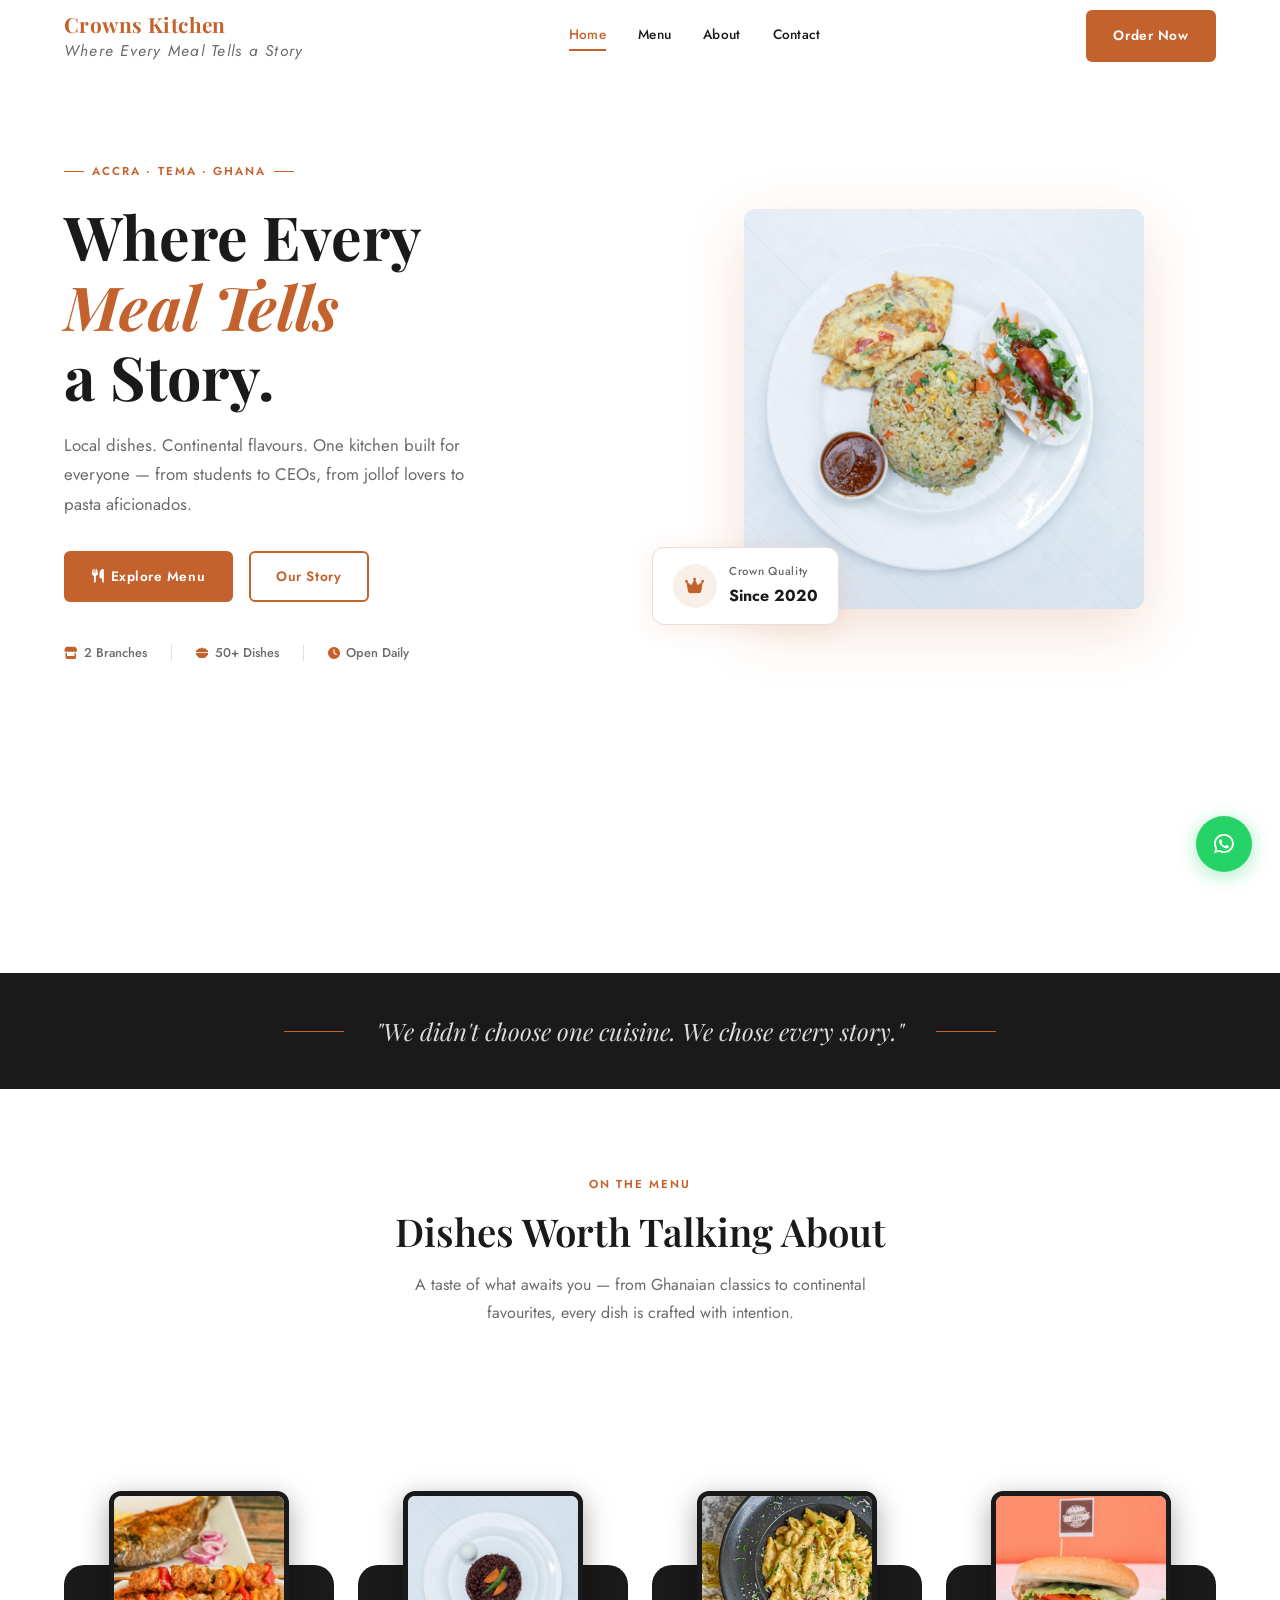
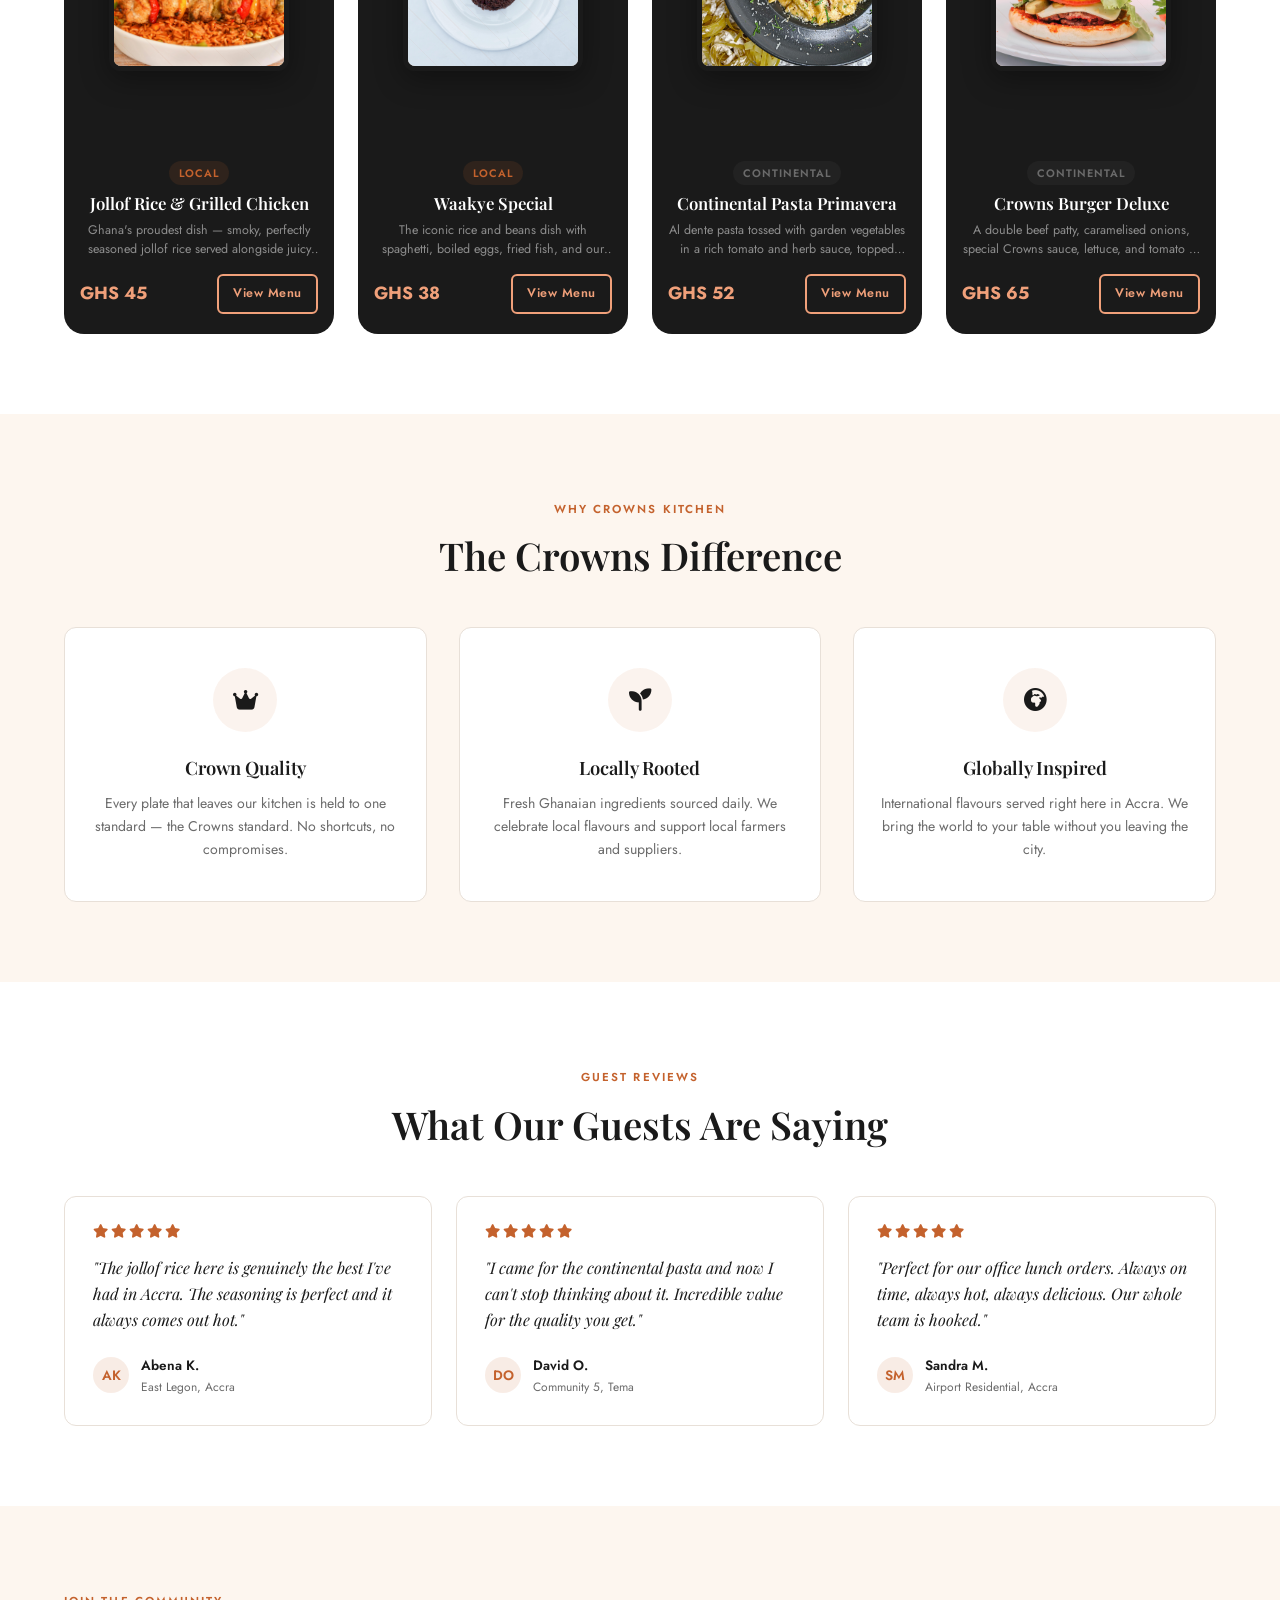
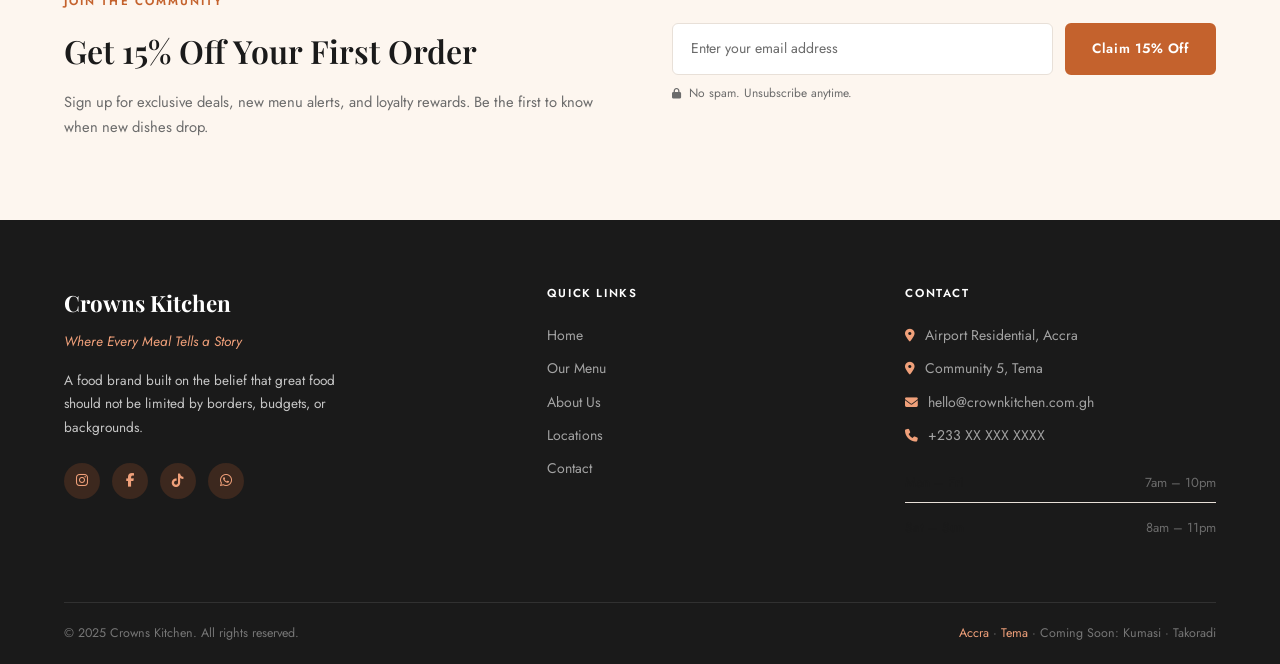
<file: index.html>
<!doctype html>
<html lang="en">
  <head>
    <meta charset="UTF-8" />
    <meta name="viewport" content="width=device-width, initial-scale=1.0" />
    <title>Crowns Kitchen — Where Every Meal Tells a Story</title>
    <meta
      name="description"
      content="Crowns Kitchen serves authentic Ghanaian local dishes and continental cuisine in Accra and Tema. Quality food, every meal, every story."
    />
    <link rel="stylesheet" href="css/style.css" />
    <link
      rel="stylesheet"
      href="https://cdnjs.cloudflare.com/ajax/libs/font-awesome/6.5.0/css/all.min.css"
    />
  </head>
  <body>
    <!-- NAVBAR -->
    <header>
      <nav class="navbar">
        <div class="container">
          <div class="navbar-inner">
            <a href="index.html" class="navbar-brand">
              Crowns Kitchen
              <span>Where Every Meal Tells a Story</span>
            </a>
            <div class="navbar-links">
              <a href="index.html">Home</a>
              <a href="menu.html">Menu</a>
              <a href="about.html">About</a>
              <a href="contact.html">Contact</a>
            </div>
            <div class="navbar-right">
              <a href="order-status.html" class="btn btn-primary">Order Now</a>
              <button class="hamburger" aria-label="Toggle menu">
                <span></span><span></span><span></span>
              </button>
            </div>
          </div>
        </div>
        <div class="mobile-nav">
          <a href="index.html">Home</a>
          <a href="menu.html">Menu</a>
          <a href="about.html">About</a>
          <a href="contact.html">Contact</a>
          <a href="menu.html" class="btn btn-primary">Order Now</a>
        </div>
      </nav>
    </header>

    <main>
      <!-- HERO -->
      <section class="hero">
        <div class="container">
          <div class="hero-text">
            <div class="hero-eyebrow">Accra &middot; Tema &middot; Ghana</div>
            <h1>Where Every<br /><em>Meal Tells</em><br />a Story.</h1>
            <p class="hero-sub">
              Local dishes. Continental flavours. One kitchen built for everyone
              — from students to CEOs, from jollof lovers to pasta aficionados.
            </p>

            <div class="hero-btns">
              <a href="menu.html" class="btn btn-primary">
                <i class="fas fa-utensils"></i> Explore Menu
              </a>
              <a href="about.html" class="btn btn-outline">Our Story</a>
            </div>

            <div class="hero-trust">
              <div class="trust-item">
                <i class="fas fa-store"></i> 2 Branches
              </div>
              <div class="trust-divider"></div>
              <div class="trust-item">
                <i class="fas fa-bowl-food"></i> 50+ Dishes
              </div>
              <div class="trust-divider"></div>
              <div class="trust-item">
                <i class="fas fa-clock"></i> Open Daily
              </div>
            </div>
          </div>

          <div class="hero-image">
            <div class="hero-image-frame img-placeholder">
              <img src="africafoodonwhitebg1.jpg" alt="African food dish" />
            </div>

            <div class="hero-badge">
              <div class="hero-badge-icon"><i class="fas fa-crown"></i></div>
              <div class="hero-badge-text">
                <p>Crown Quality</p>
                <p>Since 2020</p>
              </div>
            </div>
          </div>
        </div>
      </section>

      <!-- QUOTE STRIP -->
      <div class="quote-strip">
        <div class="container">
          <div class="quote-strip-inner">
            <div class="quote-strip-line"></div>
            <p>"We didn't choose one cuisine. We chose every story."</p>
            <div class="quote-strip-line"></div>
          </div>
        </div>
      </div>

      <!-- FEATURED DISHES -->
      <section class="featured-dishes section-pad">
        <div class="container">
          <div class="section-header">
            <span class="eyebrow">On the Menu</span>
            <h2 class="section-heading">Dishes Worth Talking About</h2>
            <p class="section-sub" style="margin: 0 auto">
              A taste of what awaits you — from Ghanaian classics to continental
              favourites, every dish is crafted with intention.
            </p>
          </div>
          <div class="dishes-grid">
            <!-- Card 1 -->
            <div class="dish-card">
              <div class="dish-card-img img-placeholder">
                <img src="jooloofcrown.jpg" alt="" />
                <!-- <span>[ Jollof Rice &<br />Grilled Chicken ]</span> -->
              </div>
              <div class="dish-card-body">
                <div class="dish-card-meta">
                  <span class="badge badge-primary">Local</span>
                </div>
                <p class="dish-card-name">Jollof Rice & Grilled Chicken</p>
                <p class="dish-card-desc">
                  Ghana's proudest dish — smoky, perfectly seasoned jollof rice
                  served alongside juicy marinated grilled chicken.
                </p>
                <div class="dish-card-footer">
                  <span class="dish-price">GHS 45</span>
                  <a href="menu.html" class="btn btn-outline">View Menu</a>
                </div>
              </div>
            </div>
            <!-- Card 2 -->
            <div class="dish-card">
              <div class="dish-card-img img-placeholder">
                <img src="waakyecrown.jpg" alt="" />
                <!-- <span>[ Waakye Special ]</span> -->
              </div>
              <div class="dish-card-body">
                <div class="dish-card-meta">
                  <span class="badge badge-primary">Local</span>
                </div>
                <p class="dish-card-name">Waakye Special</p>
                <p class="dish-card-desc">
                  The iconic rice and beans dish with spaghetti, boiled eggs,
                  fried fish, and our signature waakye stew.
                </p>
                <div class="dish-card-footer">
                  <span class="dish-price">GHS 38</span>
                  <a href="menu.html" class="btn btn-outline">View Menu</a>
                </div>
              </div>
            </div>
            <!-- Card 3 -->
            <div class="dish-card">
              <div class="dish-card-img img-placeholder">
                <img src="pastacrown.jpg" alt="" />
                <!-- <span>[ Continental Pasta<br />Primavera ]</span> -->
              </div>
              <div class="dish-card-body">
                <div class="dish-card-meta">
                  <span class="badge badge-grey">Continental</span>
                </div>
                <p class="dish-card-name">Continental Pasta Primavera</p>
                <p class="dish-card-desc">
                  Al dente pasta tossed with garden vegetables in a rich tomato
                  and herb sauce, topped with parmesan.
                </p>
                <div class="dish-card-footer">
                  <span class="dish-price">GHS 52</span>
                  <a href="menu.html" class="btn btn-outline">View Menu</a>
                </div>
              </div>
            </div>
            <!-- Card 4 -->
            <div class="dish-card">
              <div class="dish-card-img img-placeholder">
                <img src="burgercrown.jpg" alt="" />
                <!-- <span>[ Crowns Burger<br />Deluxe ]</span> -->
              </div>
              <div class="dish-card-body">
                <div class="dish-card-meta">
                  <span class="badge badge-grey">Continental</span>
                </div>
                <p class="dish-card-name">Crowns Burger Deluxe</p>
                <p class="dish-card-desc">
                  A double beef patty, caramelised onions, special Crowns sauce,
                  lettuce, and tomato in a toasted brioche bun.
                </p>
                <div class="dish-card-footer">
                  <span class="dish-price">GHS 65</span>
                  <a href="menu.html" class="btn btn-outline">View Menu</a>
                </div>
              </div>
            </div>
          </div>
        </div>
      </section>

      <!-- WHY US -->
      <section class="why-us section-pad">
        <div class="container">
          <div class="section-header">
            <span class="eyebrow">Why Crowns Kitchen</span>
            <h2 class="section-heading">The Crowns Difference</h2>
          </div>
          <div class="why-us-grid">
            <div class="why-card">
              <div class="why-icon"><i class="fas fa-crown"></i></div>
              <h3>Crown Quality</h3>
              <p>
                Every plate that leaves our kitchen is held to one standard —
                the Crowns standard. No shortcuts, no compromises.
              </p>
            </div>
            <div class="why-card">
              <div class="why-icon"><i class="fas fa-seedling"></i></div>
              <h3>Locally Rooted</h3>
              <p>
                Fresh Ghanaian ingredients sourced daily. We celebrate local
                flavours and support local farmers and suppliers.
              </p>
            </div>
            <div class="why-card">
              <div class="why-icon"><i class="fas fa-globe-africa"></i></div>
              <h3>Globally Inspired</h3>
              <p>
                International flavours served right here in Accra. We bring the
                world to your table without you leaving the city.
              </p>
            </div>
          </div>
        </div>
      </section>

      <!-- TESTIMONIALS -->
      <section class="testimonials section-pad">
        <div class="container">
          <div class="section-header">
            <span class="eyebrow">Guest Reviews</span>
            <h2 class="section-heading">What Our Guests Are Saying</h2>
          </div>
          <div class="testimonials-grid">
            <div class="testimonial-card">
              <div class="testimonial-stars">
                <i class="fas fa-star"></i><i class="fas fa-star"></i
                ><i class="fas fa-star"></i><i class="fas fa-star"></i
                ><i class="fas fa-star"></i>
              </div>
              <p class="testimonial-quote">
                "The jollof rice here is genuinely the best I've had in Accra.
                The seasoning is perfect and it always comes out hot."
              </p>
              <div class="testimonial-author">
                <div class="author-avatar">AK</div>
                <div class="author-info">
                  <p>Abena K.</p>
                  <p>East Legon, Accra</p>
                </div>
              </div>
            </div>
            <div class="testimonial-card">
              <div class="testimonial-stars">
                <i class="fas fa-star"></i><i class="fas fa-star"></i
                ><i class="fas fa-star"></i><i class="fas fa-star"></i
                ><i class="fas fa-star"></i>
              </div>
              <p class="testimonial-quote">
                "I came for the continental pasta and now I can't stop thinking
                about it. Incredible value for the quality you get."
              </p>
              <div class="testimonial-author">
                <div class="author-avatar">DO</div>
                <div class="author-info">
                  <p>David O.</p>
                  <p>Community 5, Tema</p>
                </div>
              </div>
            </div>
            <div class="testimonial-card">
              <div class="testimonial-stars">
                <i class="fas fa-star"></i><i class="fas fa-star"></i
                ><i class="fas fa-star"></i><i class="fas fa-star"></i
                ><i class="fas fa-star"></i>
              </div>
              <p class="testimonial-quote">
                "Perfect for our office lunch orders. Always on time, always
                hot, always delicious. Our whole team is hooked."
              </p>
              <div class="testimonial-author">
                <div class="author-avatar">SM</div>
                <div class="author-info">
                  <p>Sandra M.</p>
                  <p>Airport Residential, Accra</p>
                </div>
              </div>
            </div>
          </div>
        </div>
      </section>

      <!-- NEWSLETTER -->
      <section class="newsletter section-pad">
        <div class="container">
          <div class="newsletter-inner">
            <div class="newsletter-text">
              <span class="eyebrow">Join the Community</span>
              <h2>Get 15% Off Your First Order</h2>
              <p>
                Sign up for exclusive deals, new menu alerts, and loyalty
                rewards. Be the first to know when new dishes drop.
              </p>
            </div>
            <div>
              <form id="newsletter-form" class="newsletter-form">
                <input
                  type="email"
                  placeholder="Enter your email address"
                  required
                />
                <button type="submit" class="btn btn-primary">
                  Claim 15% Off
                </button>
              </form>
              <p class="newsletter-note">
                <i
                  class="fas fa-lock"
                  style="font-size: 0.65rem; margin-right: 4px"
                ></i>
                No spam. Unsubscribe anytime.
              </p>
            </div>
          </div>
        </div>
      </section>
    </main>

    <!-- FOOTER -->
    <footer>
      <div class="container">
        <div class="footer-grid">
          <div>
            <div class="footer-brand-name">Crowns Kitchen</div>
            <div class="footer-tagline">Where Every Meal Tells a Story</div>
            <p class="footer-desc">
              A food brand built on the belief that great food should not be
              limited by borders, budgets, or backgrounds.
            </p>
            <div class="footer-socials">
              <a href="#" aria-label="Instagram"
                ><i class="fab fa-instagram"></i
              ></a>
              <a href="#" aria-label="Facebook"
                ><i class="fab fa-facebook-f"></i
              ></a>
              <a href="#" aria-label="TikTok"><i class="fab fa-tiktok"></i></a>
              <a href="https://wa.me/233XXXXXXXXX" aria-label="WhatsApp"
                ><i class="fab fa-whatsapp"></i
              ></a>
            </div>
          </div>
          <div class="footer-col">
            <h4>Quick Links</h4>
            <a href="index.html">Home</a>
            <a href="menu.html">Our Menu</a>
            <a href="about.html">About Us</a>
            <a href="about.html#locations">Locations</a>
            <a href="contact.html">Contact</a>
          </div>
          <div class="footer-col">
            <h4>Contact</h4>
            <p>
              <i
                class="fas fa-map-marker-alt"
                style="color: #f0a07a; margin-right: 6px; font-size: 0.8rem"
              ></i>
              Airport Residential, Accra
            </p>
            <p>
              <i
                class="fas fa-map-marker-alt"
                style="color: #f0a07a; margin-right: 6px; font-size: 0.8rem"
              ></i>
              Community 5, Tema
            </p>
            <a href="mailto:hello@crownkitchen.com.gh"
              ><i
                class="fas fa-envelope"
                style="color: #f0a07a; margin-right: 6px; font-size: 0.8rem"
              ></i>
              hello@crownkitchen.com.gh</a
            >
            <a href="tel:+233XXXXXXXXX"
              ><i
                class="fas fa-phone"
                style="color: #f0a07a; margin-right: 6px; font-size: 0.8rem"
              ></i>
              +233 XX XXX XXXX</a
            >
            <div style="margin-top: 1rem">
              <div class="hours-row">
                <span>Mon – Fri</span><span>7am – 10pm</span>
              </div>
              <div class="hours-row">
                <span>Sat – Sun</span><span>8am – 11pm</span>
              </div>
            </div>
          </div>
        </div>
        <div class="footer-bottom">
          <p>&copy; 2025 Crowns Kitchen. All rights reserved.</p>
          <p class="footer-locations">
            <span>Accra</span> &middot; <span>Tema</span> &middot; Coming Soon:
            Kumasi &middot; Takoradi
          </p>
        </div>
      </div>
    </footer>

    <!-- WHATSAPP FLOAT -->
    <a
      href="https://wa.me/233XXXXXXXXX"
      class="whatsapp-float"
      target="_blank"
      rel="noopener"
      aria-label="Chat on WhatsApp"
    >
      <i class="fab fa-whatsapp"></i>
    </a>

    <script src="js/main.js"></script>
  </body>
</html>
</file>
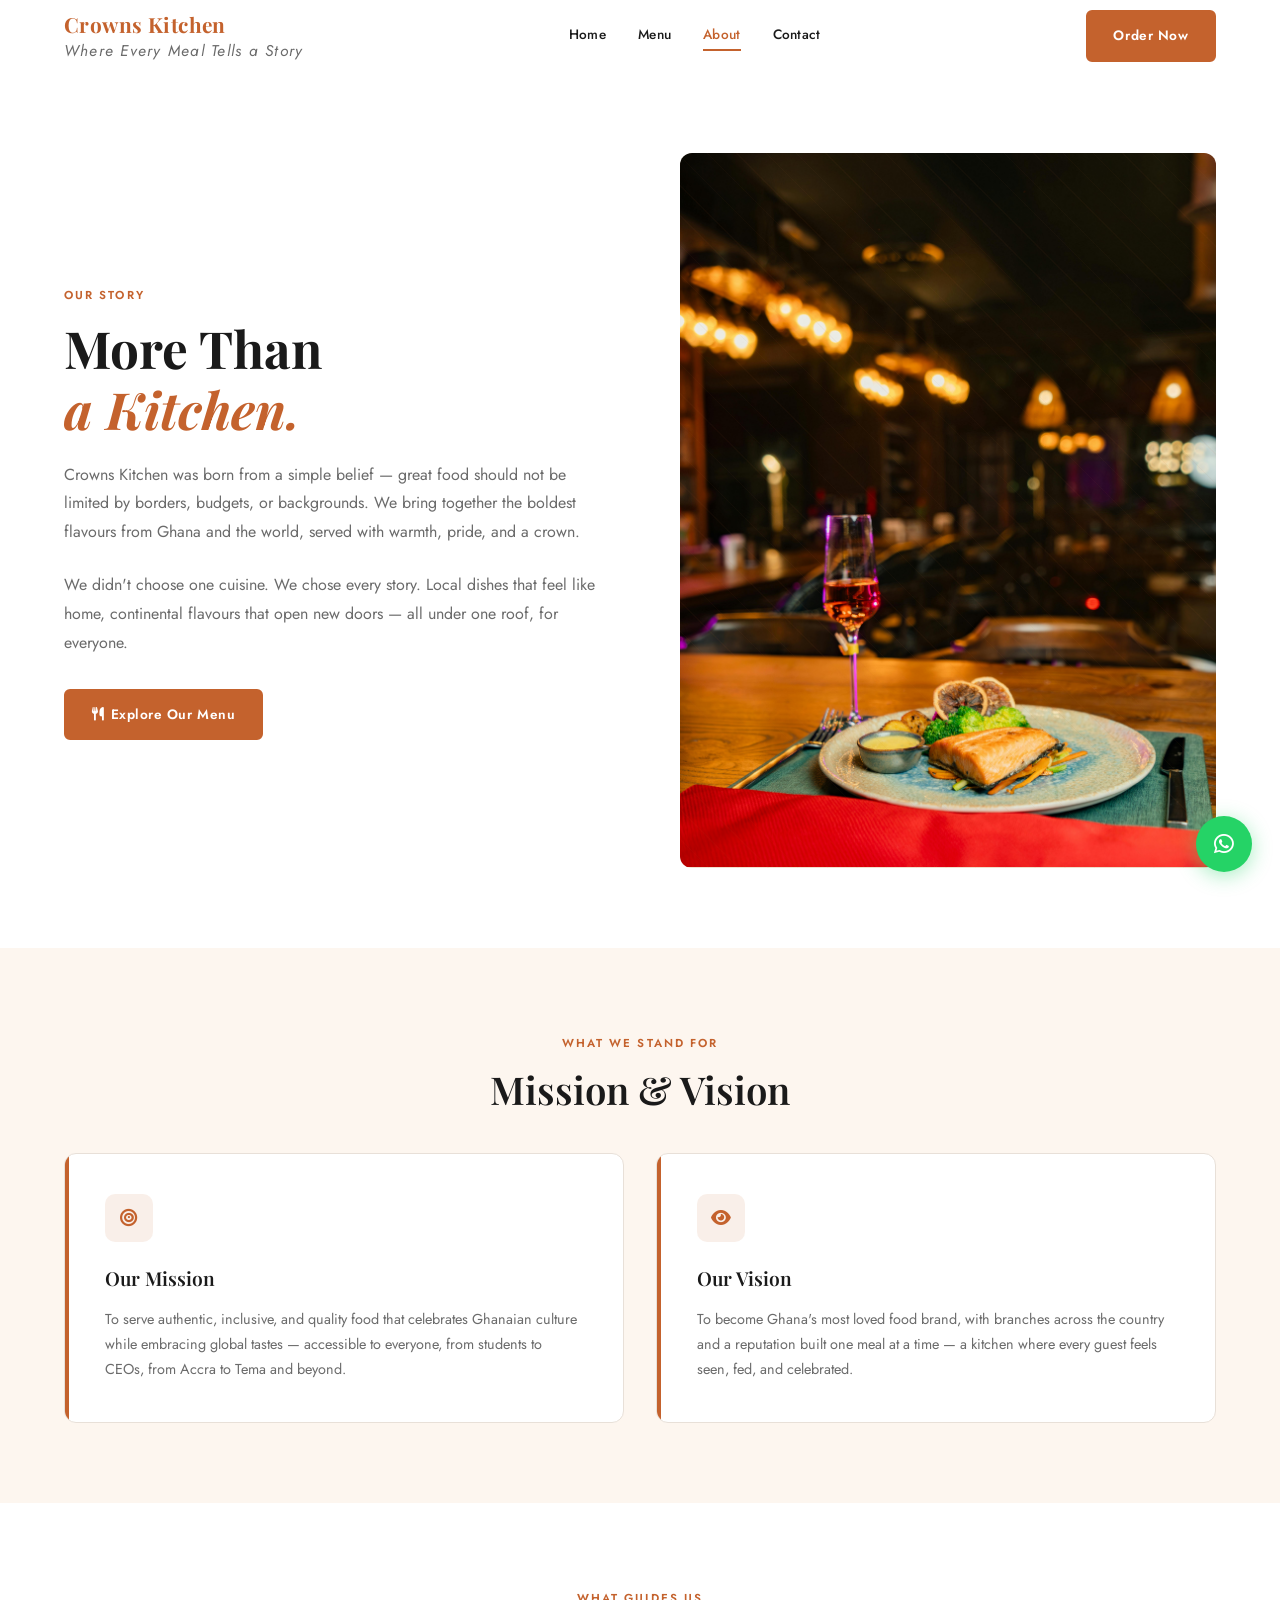
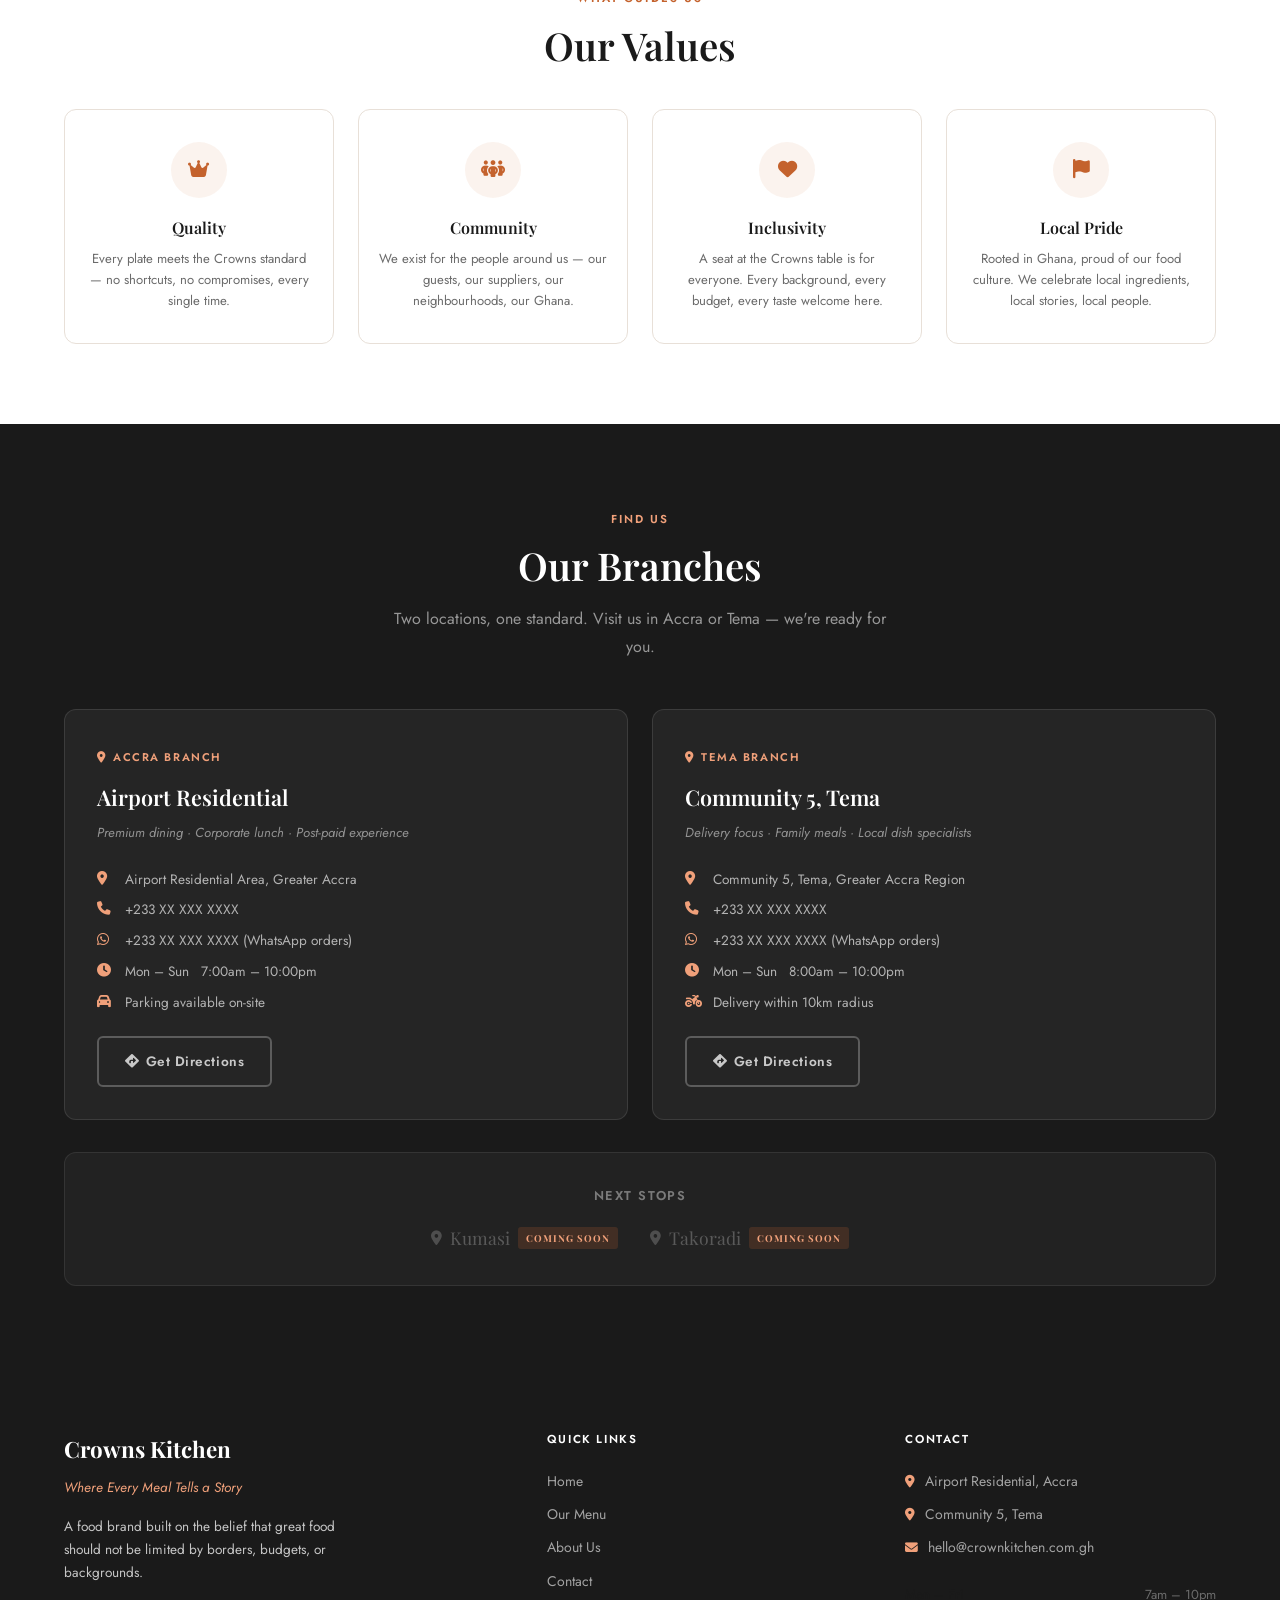
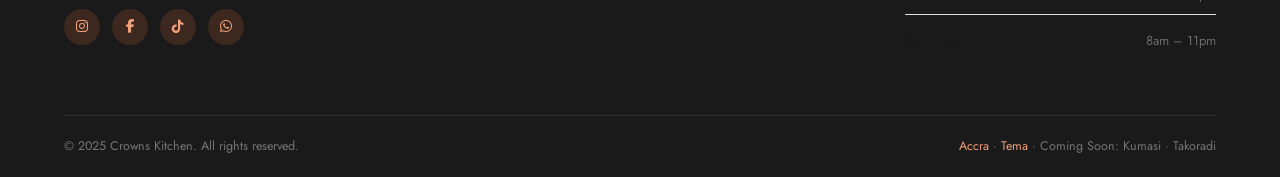
<file: about.html>
<!doctype html>
<html lang="en">
  <head>
    <meta charset="UTF-8" />
    <meta name="viewport" content="width=device-width, initial-scale=1.0" />
    <title>About Us — Crowns Kitchen</title>
    <meta
      name="description"
      content="Learn the story behind Crowns Kitchen — our mission, vision, values, and where to find us in Accra and Tema."
    />
    <link rel="stylesheet" href="css/style.css" />
    <link
      rel="stylesheet"
      href="https://cdnjs.cloudflare.com/ajax/libs/font-awesome/6.5.0/css/all.min.css"
    />
  </head>
  <body>
    <header>
      <nav class="navbar">
        <div class="container">
          <div class="navbar-inner">
            <a href="index.html" class="navbar-brand">
              Crowns Kitchen
              <span>Where Every Meal Tells a Story</span>
            </a>
            <div class="navbar-links">
              <a href="index.html">Home</a>
              <a href="menu.html">Menu</a>
              <a href="about.html">About</a>
              <a href="contact.html">Contact</a>
            </div>
            <div class="navbar-right">
              <a href="order-status.html" class="btn btn-primary">Order Now</a>
              <button class="hamburger" aria-label="Toggle menu">
                <span></span><span></span><span></span>
              </button>
            </div>
          </div>
        </div>
        <div class="mobile-nav">
          <a href="index.html">Home</a>
          <a href="menu.html">Menu</a>
          <a href="about.html">About</a>
          <a href="contact.html">Contact</a>
          <a href="menu.html" class="btn btn-primary">Order Now</a>
        </div>
      </nav>
    </header>

    <main>
      <!-- ABOUT HERO -->
      <section class="about-hero">
        <div class="container">
          <div class="about-hero-inner">
            <div class="about-hero-text">
              <span class="eyebrow">Our Story</span>
              <h1>More Than<br /><em>a Kitchen.</em></h1>
              <p>
                Crowns Kitchen was born from a simple belief — great food should
                not be limited by borders, budgets, or backgrounds. We bring
                together the boldest flavours from Ghana and the world, served
                with warmth, pride, and a crown.
              </p>
              <p>
                We didn't choose one cuisine. We chose every story. Local dishes
                that feel like home, continental flavours that open new doors —
                all under one roof, for everyone.
              </p>
              <a
                href="menu.html"
                class="btn btn-primary"
                style="margin-top: 0.5rem"
                ><i class="fas fa-utensils"></i> Explore Our Menu</a
              >
            </div>
            <div class="about-hero-img img-placeholder">
              <img src="first crownhero.jpg" alt="" />
              <!-- <span>[ Restaurant Interior<br />Photography ]</span> -->
            </div>
          </div>
        </div>
      </section>

      <!-- MISSION & VISION -->
      <section class="mission-vision">
        <div class="container">
          <div
            class="section-header"
            style="text-align: center; margin-bottom: 2.5rem"
          >
            <span class="eyebrow">What We Stand For</span>
            <h2 class="section-heading">Mission & Vision</h2>
          </div>
          <div class="mv-grid">
            <div class="mv-card">
              <div class="mv-card-icon"><i class="fas fa-bullseye"></i></div>
              <h3>Our Mission</h3>
              <p>
                To serve authentic, inclusive, and quality food that celebrates
                Ghanaian culture while embracing global tastes — accessible to
                everyone, from students to CEOs, from Accra to Tema and beyond.
              </p>
            </div>
            <div class="mv-card">
              <div class="mv-card-icon"><i class="fas fa-eye"></i></div>
              <h3>Our Vision</h3>
              <p>
                To become Ghana's most loved food brand, with branches across
                the country and a reputation built one meal at a time — a
                kitchen where every guest feels seen, fed, and celebrated.
              </p>
            </div>
          </div>
        </div>
      </section>

      <!-- VALUES -->
      <section class="values section-pad">
        <div class="container">
          <div
            class="section-header"
            style="text-align: center; margin-bottom: 2.5rem"
          >
            <span class="eyebrow">What Guides Us</span>
            <h2 class="section-heading">Our Values</h2>
          </div>
          <div class="values-grid">
            <div class="value-card">
              <div class="value-icon"><i class="fas fa-crown"></i></div>
              <h3>Quality</h3>
              <p>
                Every plate meets the Crowns standard — no shortcuts, no
                compromises, every single time.
              </p>
            </div>
            <div class="value-card">
              <div class="value-icon"><i class="fas fa-people-group"></i></div>
              <h3>Community</h3>
              <p>
                We exist for the people around us — our guests, our suppliers,
                our neighbourhoods, our Ghana.
              </p>
            </div>
            <div class="value-card">
              <div class="value-icon"><i class="fas fa-heart"></i></div>
              <h3>Inclusivity</h3>
              <p>
                A seat at the Crowns table is for everyone. Every background,
                every budget, every taste welcome here.
              </p>
            </div>
            <div class="value-card">
              <div class="value-icon"><i class="fas fa-flag"></i></div>
              <h3>Local Pride</h3>
              <p>
                Rooted in Ghana, proud of our food culture. We celebrate local
                ingredients, local stories, local people.
              </p>
            </div>
          </div>
        </div>
      </section>

      <!-- LOCATIONS -->
      <section class="locations" id="locations">
        <div class="container">
          <div class="locations-heading">
            <span class="eyebrow">Find Us</span>
            <h2 class="section-heading">Our Branches</h2>
            <p class="section-sub">
              Two locations, one standard. Visit us in Accra or Tema — we're
              ready for you.
            </p>
          </div>
          <div class="branches-grid">
            <div class="branch-card">
              <div class="branch-label">
                <i class="fas fa-location-dot"></i> Accra Branch
              </div>
              <h3>Airport Residential</h3>
              <p class="branch-focus">
                Premium dining · Corporate lunch · Post-paid experience
              </p>
              <div class="branch-info">
                <div class="branch-info-row">
                  <i class="fas fa-map-marker-alt"></i>
                  <span>Airport Residential Area, Greater Accra</span>
                </div>
                <div class="branch-info-row">
                  <i class="fas fa-phone"></i>
                  <span>+233 XX XXX XXXX</span>
                </div>
                <div class="branch-info-row">
                  <i class="fab fa-whatsapp"></i>
                  <span>+233 XX XXX XXXX (WhatsApp orders)</span>
                </div>
                <div class="branch-info-row">
                  <i class="fas fa-clock"></i>
                  <span>Mon – Sun &nbsp; 7:00am – 10:00pm</span>
                </div>
                <div class="branch-info-row">
                  <i class="fas fa-car"></i>
                  <span>Parking available on-site</span>
                </div>
              </div>
              <a
                href="https://maps.google.com"
                target="_blank"
                rel="noopener"
                class="btn btn-outline"
                style="
                  border-color: rgba(255, 255, 255, 0.25);
                  color: rgba(255, 255, 255, 0.75);
                "
                ><i class="fas fa-diamond-turn-right"></i> Get Directions</a
              >
            </div>

            <div class="branch-card">
              <div class="branch-label">
                <i class="fas fa-location-dot"></i> Tema Branch
              </div>
              <h3>Community 5, Tema</h3>
              <p class="branch-focus">
                Delivery focus · Family meals · Local dish specialists
              </p>
              <div class="branch-info">
                <div class="branch-info-row">
                  <i class="fas fa-map-marker-alt"></i>
                  <span>Community 5, Tema, Greater Accra Region</span>
                </div>
                <div class="branch-info-row">
                  <i class="fas fa-phone"></i>
                  <span>+233 XX XXX XXXX</span>
                </div>
                <div class="branch-info-row">
                  <i class="fab fa-whatsapp"></i>
                  <span>+233 XX XXX XXXX (WhatsApp orders)</span>
                </div>
                <div class="branch-info-row">
                  <i class="fas fa-clock"></i>
                  <span>Mon – Sun &nbsp; 8:00am – 10:00pm</span>
                </div>
                <div class="branch-info-row">
                  <i class="fas fa-motorcycle"></i>
                  <span>Delivery within 10km radius</span>
                </div>
              </div>
              <a
                href="https://maps.google.com"
                target="_blank"
                rel="noopener"
                class="btn btn-outline"
                style="
                  border-color: rgba(255, 255, 255, 0.25);
                  color: rgba(255, 255, 255, 0.75);
                "
                ><i class="fas fa-diamond-turn-right"></i> Get Directions</a
              >
            </div>
          </div>

          <div class="coming-soon-strip">
            <p>Next Stops</p>
            <div class="coming-soon-cities">
              <div class="cs-city">
                <i
                  class="fas fa-location-dot"
                  style="font-size: 0.9rem; color: rgba(255, 255, 255, 0.2)"
                ></i>
                Kumasi <span class="cs-badge">Coming Soon</span>
              </div>
              <div class="cs-city">
                <i
                  class="fas fa-location-dot"
                  style="font-size: 0.9rem; color: rgba(255, 255, 255, 0.2)"
                ></i>
                Takoradi <span class="cs-badge">Coming Soon</span>
              </div>
            </div>
          </div>
        </div>
      </section>
    </main>

    <footer>
      <div class="container">
        <div class="footer-grid">
          <div>
            <div class="footer-brand-name">Crowns Kitchen</div>
            <div class="footer-tagline">Where Every Meal Tells a Story</div>
            <p class="footer-desc">
              A food brand built on the belief that great food should not be
              limited by borders, budgets, or backgrounds.
            </p>
            <div class="footer-socials">
              <a href="#" aria-label="Instagram"
                ><i class="fab fa-instagram"></i
              ></a>
              <a href="#" aria-label="Facebook"
                ><i class="fab fa-facebook-f"></i
              ></a>
              <a href="#" aria-label="TikTok"><i class="fab fa-tiktok"></i></a>
              <a href="https://wa.me/233XXXXXXXXX" aria-label="WhatsApp"
                ><i class="fab fa-whatsapp"></i
              ></a>
            </div>
          </div>
          <div class="footer-col">
            <h4>Quick Links</h4>
            <a href="index.html">Home</a>
            <a href="menu.html">Our Menu</a>
            <a href="about.html">About Us</a>
            <a href="contact.html">Contact</a>
          </div>
          <div class="footer-col">
            <h4>Contact</h4>
            <p>
              <i
                class="fas fa-map-marker-alt"
                style="color: #f0a07a; margin-right: 6px; font-size: 0.8rem"
              ></i>
              Airport Residential, Accra
            </p>
            <p>
              <i
                class="fas fa-map-marker-alt"
                style="color: #f0a07a; margin-right: 6px; font-size: 0.8rem"
              ></i>
              Community 5, Tema
            </p>
            <a href="mailto:hello@crownkitchen.com.gh"
              ><i
                class="fas fa-envelope"
                style="color: #f0a07a; margin-right: 6px; font-size: 0.8rem"
              ></i>
              hello@crownkitchen.com.gh</a
            >
            <div style="margin-top: 1rem">
              <div class="hours-row">
                <span>Mon – Fri</span><span>7am – 10pm</span>
              </div>
              <div class="hours-row">
                <span>Sat – Sun</span><span>8am – 11pm</span>
              </div>
            </div>
          </div>
        </div>
        <div class="footer-bottom">
          <p>&copy; 2025 Crowns Kitchen. All rights reserved.</p>
          <p class="footer-locations">
            <span>Accra</span> &middot; <span>Tema</span> &middot; Coming Soon:
            Kumasi &middot; Takoradi
          </p>
        </div>
      </div>
    </footer>

    <a
      href="https://wa.me/233XXXXXXXXX"
      class="whatsapp-float"
      target="_blank"
      rel="noopener"
      aria-label="Chat on WhatsApp"
    >
      <i class="fab fa-whatsapp"></i>
    </a>

    <script src="js/main.js"></script>
  </body>
</html>
</file>
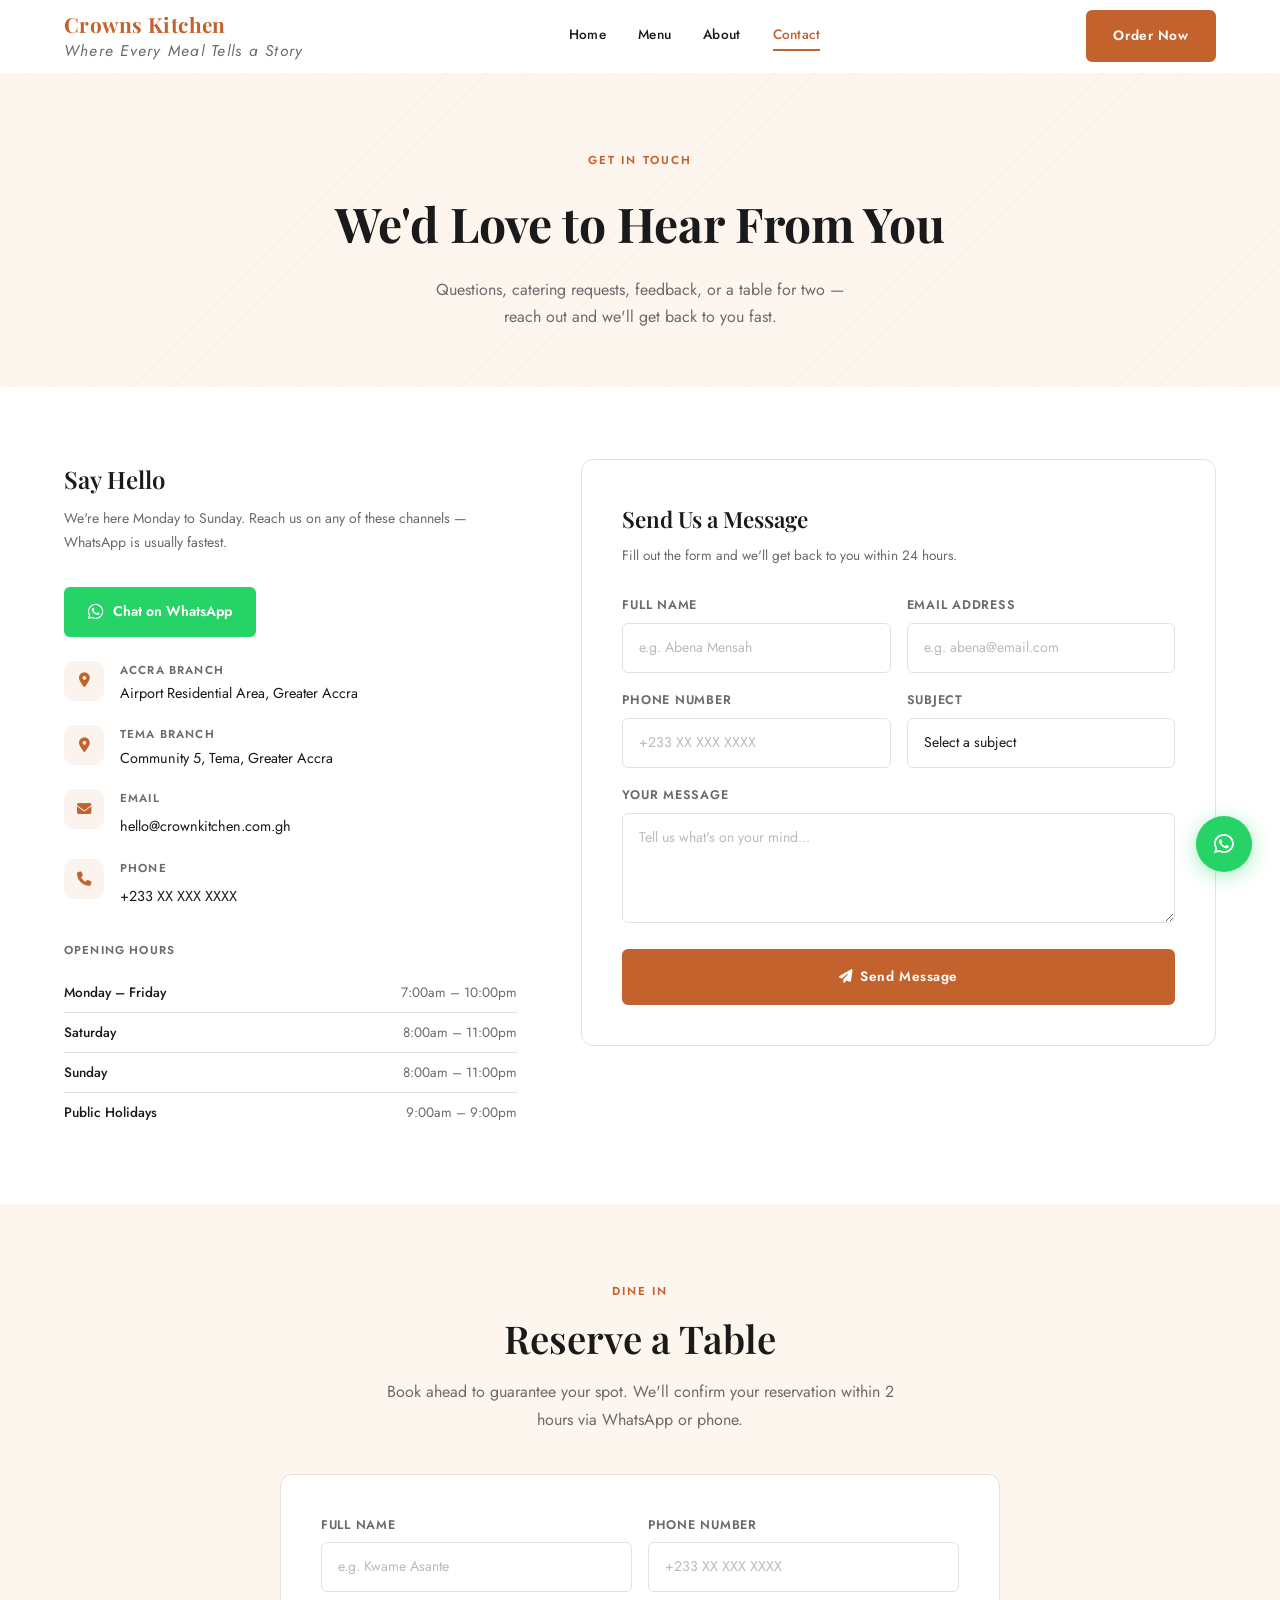
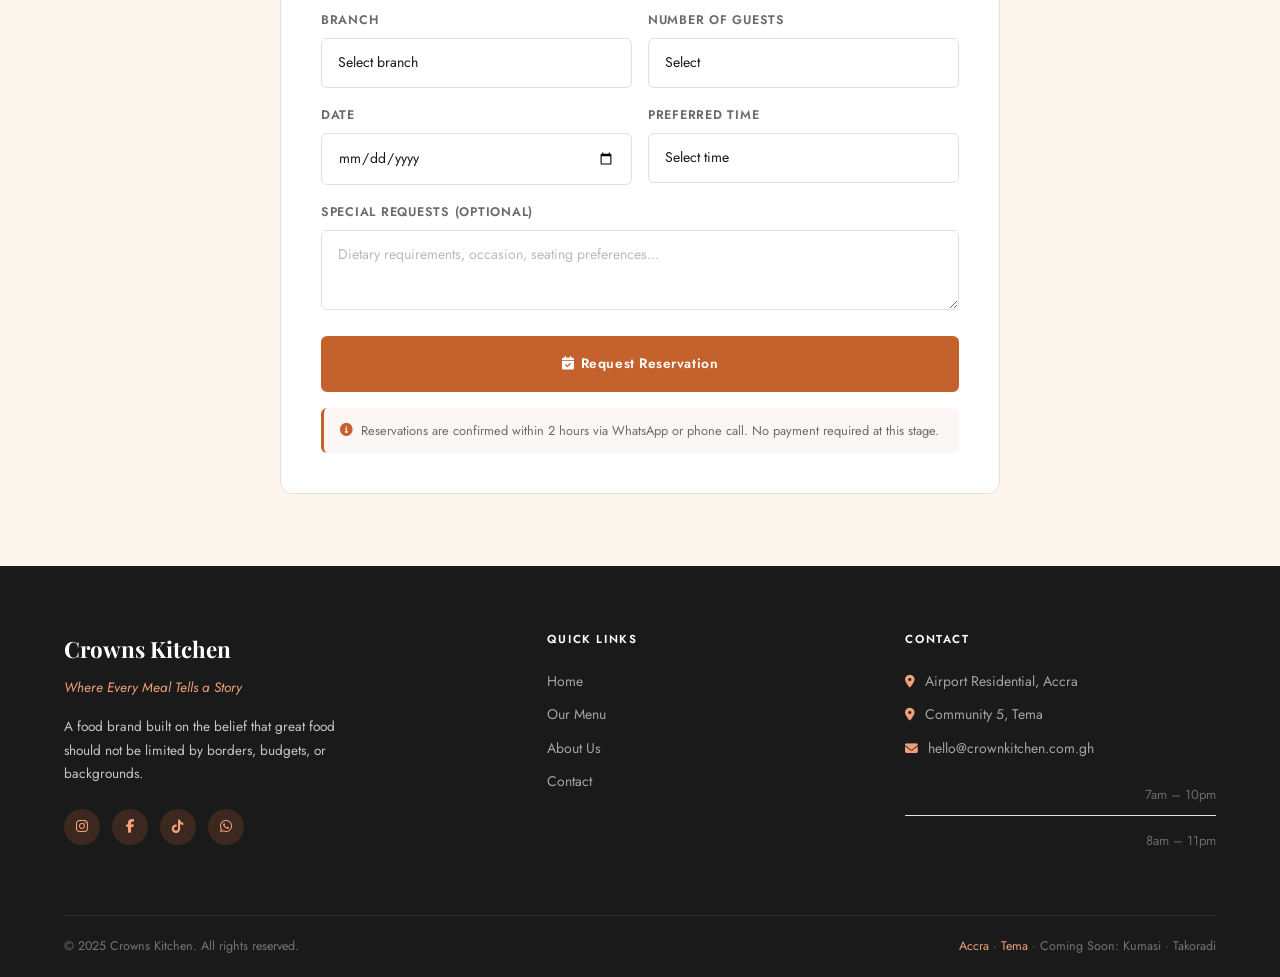
<file: contact.html>
<!DOCTYPE html>
<html lang="en">
<head>
  <meta charset="UTF-8" />
  <meta name="viewport" content="width=device-width, initial-scale=1.0" />
  <title>Contact & Reservations — Crowns Kitchen</title>
  <meta name="description" content="Get in touch with Crowns Kitchen. Reserve a table, ask about catering, or just say hello." />
  <link rel="stylesheet" href="css/style.css" />
  <link rel="stylesheet" href="https://cdnjs.cloudflare.com/ajax/libs/font-awesome/6.5.0/css/all.min.css" />
</head>
<body>

<header>
  <nav class="navbar">
    <div class="container">
      <div class="navbar-inner">
        <a href="index.html" class="navbar-brand">
          Crowns Kitchen
          <span>Where Every Meal Tells a Story</span>
        </a>
        <div class="navbar-links">
          <a href="index.html">Home</a>
          <a href="menu.html">Menu</a>
          <a href="about.html">About</a>
          <a href="contact.html">Contact</a>
        </div>
        <div class="navbar-right">
          <a href="order-status.html" class="btn btn-primary">Order Now</a>
          <button class="hamburger" aria-label="Toggle menu">
            <span></span><span></span><span></span>
          </button>
        </div>
      </div>
    </div>
    <div class="mobile-nav">
      <a href="index.html">Home</a>
      <a href="menu.html">Menu</a>
      <a href="about.html">About</a>
      <a href="contact.html">Contact</a>
      <a href="menu.html" class="btn btn-primary">Order Now</a>
    </div>
  </nav>
</header>

<main>

  <!-- CONTACT HERO -->
  <section class="contact-hero">
    <div class="container">
      <span class="eyebrow">Get in Touch</span>
      <h1>We'd Love to Hear From You</h1>
      <p>Questions, catering requests, feedback, or a table for two — reach out and we'll get back to you fast.</p>
    </div>
  </section>

  <!-- CONTACT MAIN -->
  <section class="contact-main">
    <div class="container">
      <div class="contact-grid">

        <!-- LEFT: CONTACT INFO -->
        <div class="contact-info">
          <h2>Say Hello</h2>
          <p>We're here Monday to Sunday. Reach us on any of these channels — WhatsApp is usually fastest.</p>

          <a href="https://wa.me/233XXXXXXXXX" class="whatsapp-btn" target="_blank" rel="noopener">
            <i class="fab fa-whatsapp" style="font-size:1.1rem;"></i> Chat on WhatsApp
          </a>

          <div class="contact-items">
            <div class="contact-item">
              <div class="contact-item-icon"><i class="fas fa-map-marker-alt"></i></div>
              <div class="contact-item-text">
                <p>Accra Branch</p>
                <p>Airport Residential Area, Greater Accra</p>
              </div>
            </div>
            <div class="contact-item">
              <div class="contact-item-icon"><i class="fas fa-map-marker-alt"></i></div>
              <div class="contact-item-text">
                <p>Tema Branch</p>
                <p>Community 5, Tema, Greater Accra</p>
              </div>
            </div>
            <div class="contact-item">
              <div class="contact-item-icon"><i class="fas fa-envelope"></i></div>
              <div class="contact-item-text">
                <p>Email</p>
                <a href="mailto:hello@crownkitchen.com.gh">hello@crownkitchen.com.gh</a>
              </div>
            </div>
            <div class="contact-item">
              <div class="contact-item-icon"><i class="fas fa-phone"></i></div>
              <div class="contact-item-text">
                <p>Phone</p>
                <a href="tel:+233XXXXXXXXX">+233 XX XXX XXXX</a>
              </div>
            </div>
          </div>

          <div class="hours-table">
            <h4>Opening Hours</h4>
            <div class="hours-row"><span>Monday – Friday</span><span>7:00am – 10:00pm</span></div>
            <div class="hours-row"><span>Saturday</span><span>8:00am – 11:00pm</span></div>
            <div class="hours-row"><span>Sunday</span><span>8:00am – 11:00pm</span></div>
            <div class="hours-row"><span>Public Holidays</span><span>9:00am – 9:00pm</span></div>
          </div>
        </div>

        <!-- RIGHT: CONTACT FORM -->
        <div class="contact-form-wrap">
          <h2>Send Us a Message</h2>
          <p>Fill out the form and we'll get back to you within 24 hours.</p>
          <form id="contact-form" novalidate>
            <div class="form-row">
              <div class="form-group">
                <label for="cf-name">Full Name</label>
                <input type="text" id="cf-name" name="name" placeholder="e.g. Abena Mensah" required />
              </div>
              <div class="form-group">
                <label for="cf-email">Email Address</label>
                <input type="email" id="cf-email" name="email" placeholder="e.g. abena@email.com" required />
              </div>
            </div>
            <div class="form-row">
              <div class="form-group">
                <label for="cf-phone">Phone Number</label>
                <input type="tel" id="cf-phone" name="phone" placeholder="+233 XX XXX XXXX" />
              </div>
              <div class="form-group">
                <label for="cf-subject">Subject</label>
                <select id="cf-subject" name="subject" required>
                  <option value="" disabled selected>Select a subject</option>
                  <option value="general">General Inquiry</option>
                  <option value="catering">Catering Request</option>
                  <option value="feedback">Feedback</option>
                  <option value="partnership">Partnership</option>
                  <option value="other">Other</option>
                </select>
              </div>
            </div>
            <div class="form-group">
              <label for="cf-message">Your Message</label>
              <textarea id="cf-message" name="message" placeholder="Tell us what's on your mind..." required></textarea>
            </div>
            <button type="submit" class="btn btn-primary" style="width:100%;justify-content:center;padding:0.9rem;">
              <i class="fas fa-paper-plane"></i> Send Message
            </button>
          </form>
        </div>

      </div>
    </div>
  </section>

  <!-- RESERVATION -->
  <section class="reservation" id="reservation">
    <div class="container">
      <div class="reservation-inner">
        <div class="section-header">
          <span class="eyebrow">Dine In</span>
          <h2 class="section-heading">Reserve a Table</h2>
          <p class="section-sub" style="margin:0 auto;">Book ahead to guarantee your spot. We'll confirm your reservation within 2 hours via WhatsApp or phone.</p>
        </div>
        <div class="reservation-form">
          <form id="reservation-form" novalidate>
            <div class="form-row">
              <div class="form-group">
                <label for="res-name">Full Name</label>
                <input type="text" id="res-name" name="name" placeholder="e.g. Kwame Asante" required />
              </div>
              <div class="form-group">
                <label for="res-phone">Phone Number</label>
                <input type="tel" id="res-phone" name="phone" placeholder="+233 XX XXX XXXX" required />
              </div>
            </div>
            <div class="form-row">
              <div class="form-group">
                <label for="res-branch">Branch</label>
                <select id="res-branch" name="branch" required>
                  <option value="" disabled selected>Select branch</option>
                  <option value="accra">Accra — Airport Residential</option>
                  <option value="tema">Tema — Community 5</option>
                </select>
              </div>
              <div class="form-group">
                <label for="res-guests">Number of Guests</label>
                <select id="res-guests" name="guests" required>
                  <option value="" disabled selected>Select</option>
                  <option value="1">1 person</option>
                  <option value="2">2 people</option>
                  <option value="3">3 people</option>
                  <option value="4">4 people</option>
                  <option value="5">5 people</option>
                  <option value="6">6 people</option>
                  <option value="7plus">7+ people</option>
                </select>
              </div>
            </div>
            <div class="form-row">
              <div class="form-group">
                <label for="res-date">Date</label>
                <input type="date" id="res-date" name="date" required />
              </div>
              <div class="form-group">
                <label for="res-time">Preferred Time</label>
                <select id="res-time" name="time" required>
                  <option value="" disabled selected>Select time</option>
                  <option>8:00 AM</option>
                  <option>9:00 AM</option>
                  <option>10:00 AM</option>
                  <option>11:00 AM</option>
                  <option>12:00 PM</option>
                  <option>1:00 PM</option>
                  <option>2:00 PM</option>
                  <option>3:00 PM</option>
                  <option>4:00 PM</option>
                  <option>5:00 PM</option>
                  <option>6:00 PM</option>
                  <option>7:00 PM</option>
                  <option>8:00 PM</option>
                  <option>9:00 PM</option>
                </select>
              </div>
            </div>
            <div class="form-group">
              <label for="res-requests">Special Requests (optional)</label>
              <textarea id="res-requests" name="requests" placeholder="Dietary requirements, occasion, seating preferences..." style="min-height:80px;"></textarea>
            </div>
            <button type="submit" class="btn btn-primary" style="width:100%;justify-content:center;padding:0.9rem;">
              <i class="fas fa-calendar-check"></i> Request Reservation
            </button>
            <div class="reservation-note">
              <i class="fas fa-circle-info"></i>
              Reservations are confirmed within 2 hours via WhatsApp or phone call. No payment required at this stage.
            </div>
          </form>
        </div>
      </div>
    </div>
  </section>

</main>

<footer>
  <div class="container">
    <div class="footer-grid">
      <div>
        <div class="footer-brand-name">Crowns Kitchen</div>
        <div class="footer-tagline">Where Every Meal Tells a Story</div>
        <p class="footer-desc">A food brand built on the belief that great food should not be limited by borders, budgets, or backgrounds.</p>
        <div class="footer-socials">
          <a href="#" aria-label="Instagram"><i class="fab fa-instagram"></i></a>
          <a href="#" aria-label="Facebook"><i class="fab fa-facebook-f"></i></a>
          <a href="#" aria-label="TikTok"><i class="fab fa-tiktok"></i></a>
          <a href="https://wa.me/233XXXXXXXXX" aria-label="WhatsApp"><i class="fab fa-whatsapp"></i></a>
        </div>
      </div>
      <div class="footer-col">
        <h4>Quick Links</h4>
        <a href="index.html">Home</a>
        <a href="menu.html">Our Menu</a>
        <a href="about.html">About Us</a>
        <a href="contact.html">Contact</a>
      </div>
      <div class="footer-col">
        <h4>Contact</h4>
        <p><i class="fas fa-map-marker-alt" style="color:#F0A07A;margin-right:6px;font-size:0.8rem;"></i> Airport Residential, Accra</p>
        <p><i class="fas fa-map-marker-alt" style="color:#F0A07A;margin-right:6px;font-size:0.8rem;"></i> Community 5, Tema</p>
        <a href="mailto:hello@crownkitchen.com.gh"><i class="fas fa-envelope" style="color:#F0A07A;margin-right:6px;font-size:0.8rem;"></i> hello@crownkitchen.com.gh</a>
        <div style="margin-top:1rem;">
          <div class="hours-row"><span>Mon – Fri</span><span>7am – 10pm</span></div>
          <div class="hours-row"><span>Sat – Sun</span><span>8am – 11pm</span></div>
        </div>
      </div>
    </div>
    <div class="footer-bottom">
      <p>&copy; 2025 Crowns Kitchen. All rights reserved.</p>
      <p class="footer-locations"><span>Accra</span> &middot; <span>Tema</span> &middot; Coming Soon: Kumasi &middot; Takoradi</p>
    </div>
  </div>
</footer>

<a href="https://wa.me/233XXXXXXXXX" class="whatsapp-float" target="_blank" rel="noopener" aria-label="Chat on WhatsApp">
  <i class="fab fa-whatsapp"></i>
</a>

<script src="js/main.js"></script>
</body>
</html>
</file>
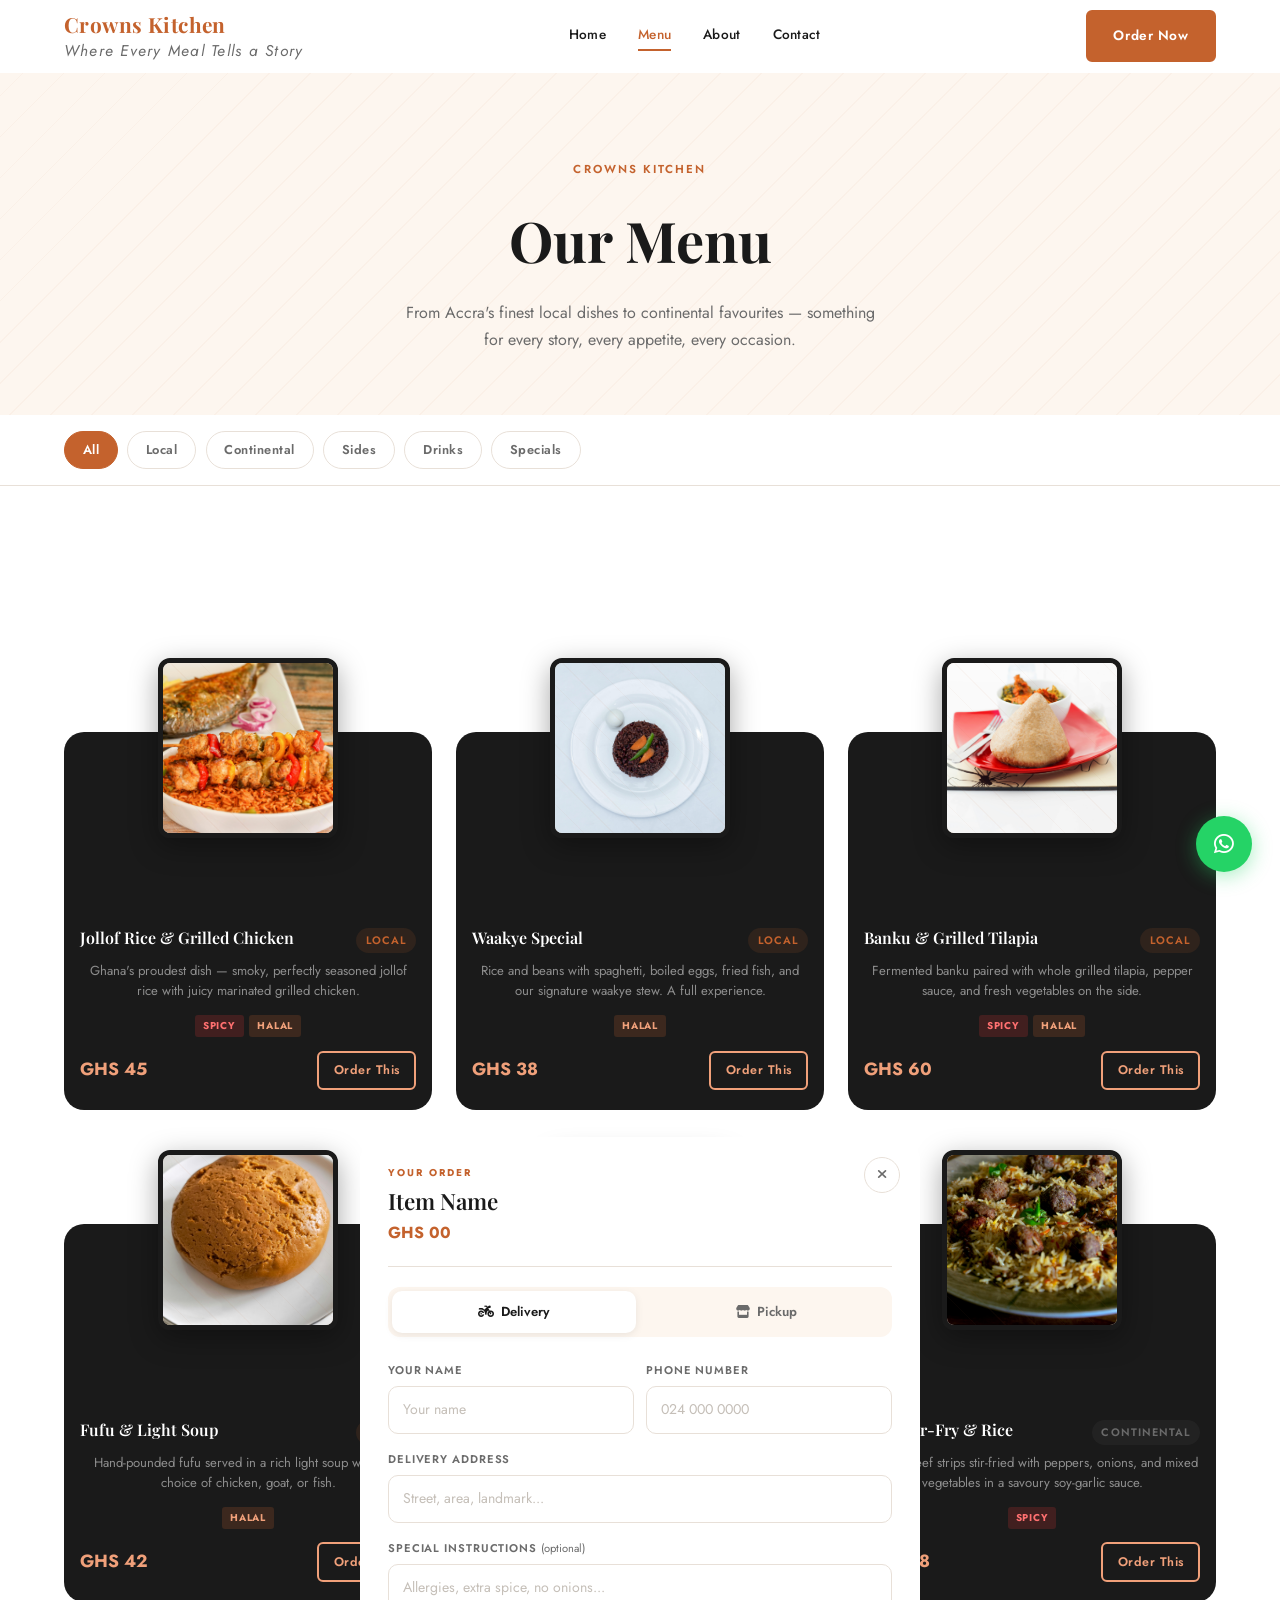
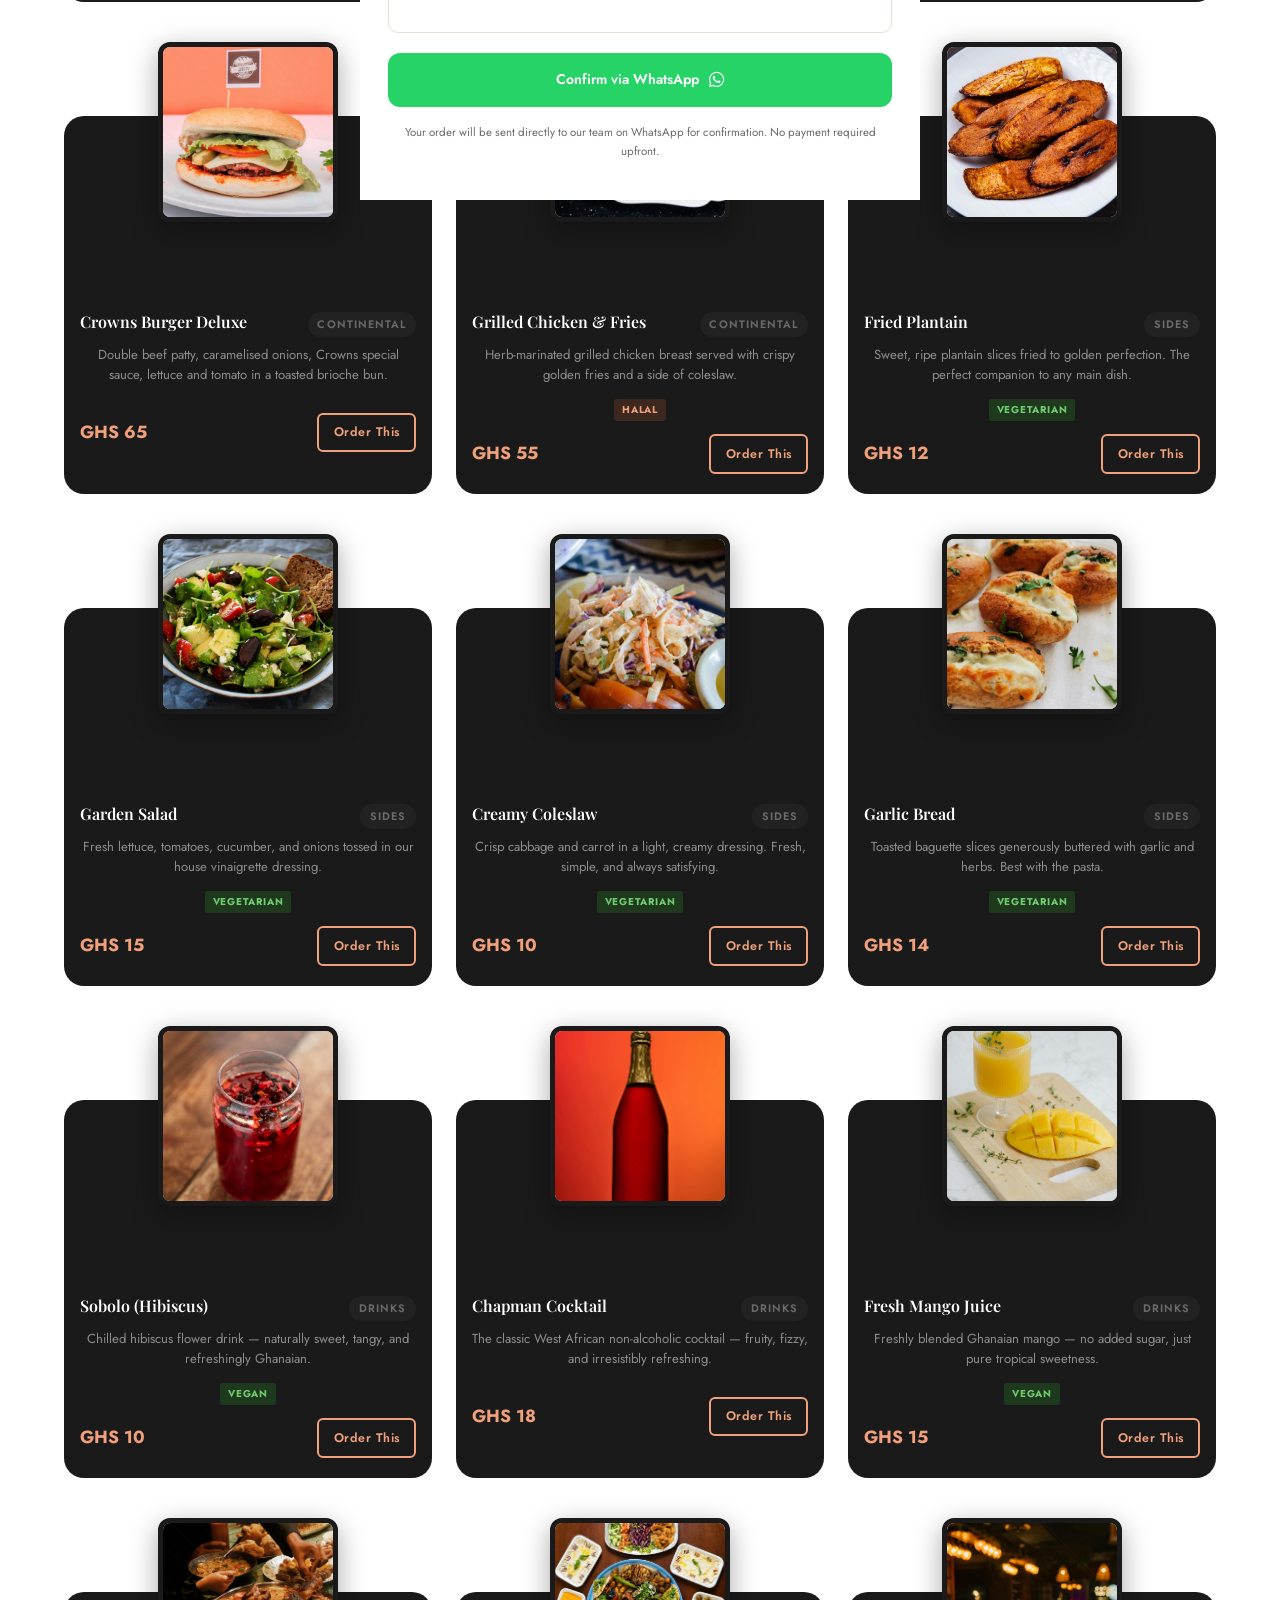
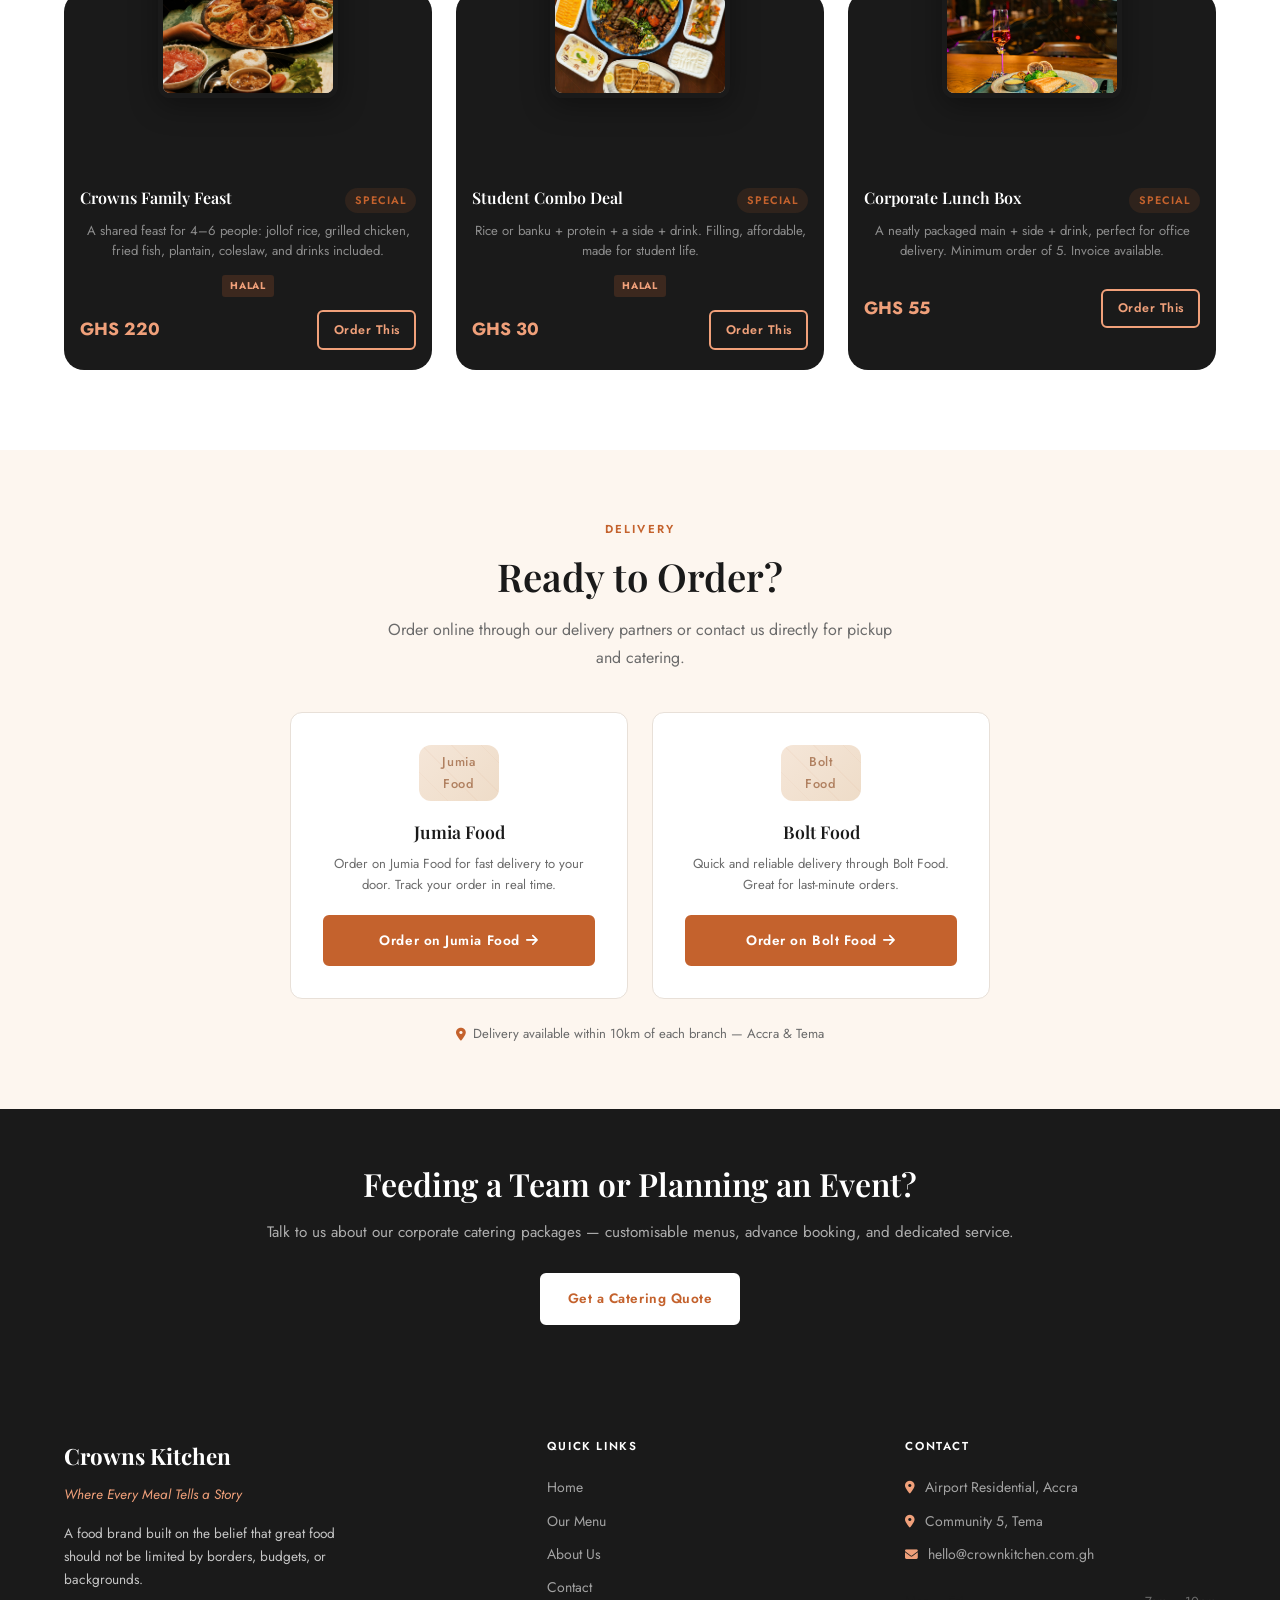
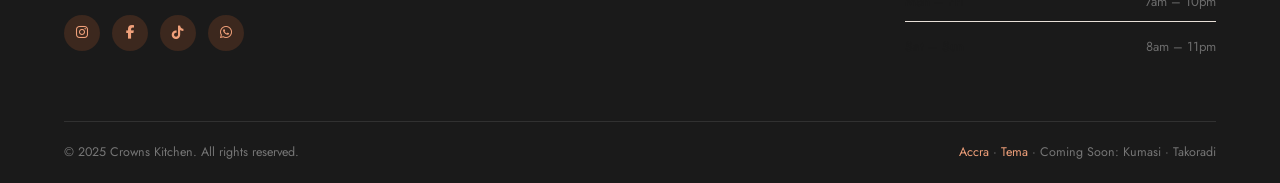
<file: menu.html>
<!doctype html>
<html lang="en">
  <head>
    <meta charset="UTF-8" />
    <meta name="viewport" content="width=device-width, initial-scale=1.0" />
    <title>Our Menu — Crowns Kitchen</title>
    <meta
      name="description"
      content="Browse Crowns Kitchen's full menu — Ghanaian local dishes, continental favourites, sides, drinks, and specials."
    />
    <link rel="stylesheet" href="css/style.css" />
    <link rel="stylesheet" href="css/order.css" />
    <link
      rel="stylesheet"
      href="https://cdnjs.cloudflare.com/ajax/libs/font-awesome/6.5.0/css/all.min.css"
    />
  </head>
  <body>
    <header>
      <nav class="navbar">
        <div class="container">
          <div class="navbar-inner">
            <a href="index.html" class="navbar-brand">
              Crowns Kitchen
              <span>Where Every Meal Tells a Story</span>
            </a>
            <div class="navbar-links">
              <a href="index.html">Home</a>
              <a href="menu.html">Menu</a>
              <a href="about.html">About</a>
              <a href="contact.html">Contact</a>
            </div>
            <div class="navbar-right">
              <a href="order-status.html" class="btn btn-primary">Order Now</a>
              <button class="hamburger" aria-label="Toggle menu">
                <span></span><span></span><span></span>
              </button>
            </div>
          </div>
        </div>
        <div class="mobile-nav">
          <a href="index.html">Home</a>
          <a href="menu.html">Menu</a>
          <a href="about.html">About</a>
          <a href="contact.html">Contact</a>
          <a href="contact.html" class="btn btn-primary">Order Now</a>
        </div>
      </nav>
    </header>

    <main>
      <!-- MENU HERO -->
      <section class="menu-hero">
        <div class="container">
          <span class="eyebrow">Crowns Kitchen</span>
          <h1>Our Menu</h1>
          <p>
            From Accra's finest local dishes to continental favourites —
            something for every story, every appetite, every occasion.
          </p>
        </div>
      </section>

      <!-- FILTER BAR -->
      <div class="filter-wrap">
        <div class="container">
          <div class="filter-pills">
            <button class="filter-pill active" data-filter="all">All</button>
            <button class="filter-pill" data-filter="local">Local</button>
            <button class="filter-pill" data-filter="continental">
              Continental
            </button>
            <button class="filter-pill" data-filter="sides">Sides</button>
            <button class="filter-pill" data-filter="drinks">Drinks</button>
            <button class="filter-pill" data-filter="specials">Specials</button>
          </div>
        </div>
      </div>

      <!-- MENU GRID -->
      <section class="menu-section">
        <div class="container">
          <div class="menu-grid">
            <!-- LOCAL -->
            <div class="menu-card" data-category="local">
              <div class="menu-card-img img-placeholder">
                <img src="jooloofcrown.jpg" alt="" />
                <!-- <span>[ Jollof Rice &<br />Grilled Chicken ]</span> -->
              </div>
              <div class="menu-card-body">
                <div class="menu-card-top">
                  <p class="menu-card-name">Jollof Rice & Grilled Chicken</p>
                  <span class="badge badge-primary">Local</span>
                </div>
                <p class="menu-card-desc">
                  Ghana's proudest dish — smoky, perfectly seasoned jollof rice
                  with juicy marinated grilled chicken.
                </p>
                <div class="menu-card-tags">
                  <span class="diet-tag spicy">Spicy</span>
                  <span class="diet-tag halal">Halal</span>
                </div>
                <div class="menu-card-footer">
                  <span class="menu-price">GHS 45</span>
                  <a href="#" class="btn btn-outline btn-order-this"
                    >Order This</a
                  >
                </div>
              </div>
            </div>

            <div class="menu-card" data-category="local">
              <div class="menu-card-img img-placeholder">
                <img src="waakyecrown.jpg" alt="" />
                <!--                 <span>[ Waakye Special ]</span>
 -->
              </div>
              <div class="menu-card-body">
                <div class="menu-card-top">
                  <p class="menu-card-name">Waakye Special</p>
                  <span class="badge badge-primary">Local</span>
                </div>
                <p class="menu-card-desc">
                  Rice and beans with spaghetti, boiled eggs, fried fish, and
                  our signature waakye stew. A full experience.
                </p>
                <div class="menu-card-tags">
                  <span class="diet-tag halal">Halal</span>
                </div>
                <div class="menu-card-footer">
                  <span class="menu-price">GHS 38</span>
                  <a href="#" class="btn btn-outline btn-order-this"
                    >Order This</a
                  >
                </div>
              </div>
            </div>

            <div class="menu-card" data-category="local">
              <div class="menu-card-img img-placeholder">
                <img src="bankucrown.jpg" alt="" />
                <!-- <span>[ Banku &<br />Tilapia ]</span> -->
              </div>
              <div class="menu-card-body">
                <div class="menu-card-top">
                  <p class="menu-card-name">Banku & Grilled Tilapia</p>
                  <span class="badge badge-primary">Local</span>
                </div>
                <p class="menu-card-desc">
                  Fermented banku paired with whole grilled tilapia, pepper
                  sauce, and fresh vegetables on the side.
                </p>
                <div class="menu-card-tags">
                  <span class="diet-tag spicy">Spicy</span>
                  <span class="diet-tag halal">Halal</span>
                </div>
                <div class="menu-card-footer">
                  <span class="menu-price">GHS 60</span>
                  <a href="#" class="btn btn-outline btn-order-this"
                    >Order This</a
                  >
                </div>
              </div>
            </div>

            <div class="menu-card" data-category="local">
              <div class="menu-card-img img-placeholder">
                <img src="fufucrown.jpg" alt="" />
                <!--                 <span>[ Fufu &<br />Light Soup ]</span>
 -->
              </div>
              <div class="menu-card-body">
                <div class="menu-card-top">
                  <p class="menu-card-name">Fufu & Light Soup</p>
                  <span class="badge badge-primary">Local</span>
                </div>
                <p class="menu-card-desc">
                  Hand-pounded fufu served in a rich light soup with your choice
                  of chicken, goat, or fish.
                </p>
                <div class="menu-card-tags">
                  <span class="diet-tag halal">Halal</span>
                </div>
                <div class="menu-card-footer">
                  <span class="menu-price">GHS 42</span>
                  <a href="#" class="btn btn-outline btn-order-this"
                    >Order This</a
                  >
                </div>
              </div>
            </div>

            <!-- CONTINENTAL -->
            <div class="menu-card" data-category="continental">
              <div class="menu-card-img img-placeholder">
                <img src="pastacrown.jpg" alt="" />
                <!--                 <span>[ Pasta Primavera ]</span>
 -->
              </div>
              <div class="menu-card-body">
                <div class="menu-card-top">
                  <p class="menu-card-name">Pasta Primavera</p>
                  <span class="badge badge-grey">Continental</span>
                </div>
                <p class="menu-card-desc">
                  Al dente pasta with garden vegetables in a rich tomato and
                  herb sauce, finished with parmesan.
                </p>
                <div class="menu-card-tags">
                  <span class="diet-tag veg">Vegetarian</span>
                </div>
                <div class="menu-card-footer">
                  <span class="menu-price">GHS 52</span>
                  <a href="#" class="btn btn-outline btn-order-this"
                    >Order This</a
                  >
                </div>
              </div>
            </div>

            <div class="menu-card" data-category="continental">
              <div class="menu-card-img img-placeholder">
                <img src="beefricecrown.jpg" alt="" />
                <!--                 <span>[ Beef Stir-Fry<br />& Rice ]</span>
 -->
              </div>
              <div class="menu-card-body">
                <div class="menu-card-top">
                  <p class="menu-card-name">Beef Stir-Fry & Rice</p>
                  <span class="badge badge-grey">Continental</span>
                </div>
                <p class="menu-card-desc">
                  Tender beef strips stir-fried with peppers, onions, and mixed
                  vegetables in a savoury soy-garlic sauce.
                </p>
                <div class="menu-card-tags">
                  <span class="diet-tag spicy">Spicy</span>
                </div>
                <div class="menu-card-footer">
                  <span class="menu-price">GHS 58</span>
                  <a href="#" class="btn btn-outline btn-order-this"
                    >Order This</a
                  >
                </div>
              </div>
            </div>

            <div class="menu-card" data-category="continental">
              <div class="menu-card-img img-placeholder">
                <img src="burgercrown.jpg" alt="" />
                <!--                 <span>[ Crowns Burger<br />Deluxe ]</span>
 -->
              </div>
              <div class="menu-card-body">
                <div class="menu-card-top">
                  <p class="menu-card-name">Crowns Burger Deluxe</p>
                  <span class="badge badge-grey">Continental</span>
                </div>
                <p class="menu-card-desc">
                  Double beef patty, caramelised onions, Crowns special sauce,
                  lettuce and tomato in a toasted brioche bun.
                </p>
                <div class="menu-card-tags"></div>
                <div class="menu-card-footer">
                  <span class="menu-price">GHS 65</span>
                  <a href="#" class="btn btn-outline btn-order-this"
                    >Order This</a
                  >
                </div>
              </div>
            </div>

            <div class="menu-card" data-category="continental">
              <div class="menu-card-img img-placeholder">
                <img src="chickenandfriedcrown.jpg" alt="" />
                <!--                 <span>[ Grilled Chicken<br />& Fries ]</span>
 -->
              </div>
              <div class="menu-card-body">
                <div class="menu-card-top">
                  <p class="menu-card-name">Grilled Chicken & Fries</p>
                  <span class="badge badge-grey">Continental</span>
                </div>
                <p class="menu-card-desc">
                  Herb-marinated grilled chicken breast served with crispy
                  golden fries and a side of coleslaw.
                </p>
                <div class="menu-card-tags">
                  <span class="diet-tag halal">Halal</span>
                </div>
                <div class="menu-card-footer">
                  <span class="menu-price">GHS 55</span>
                  <a href="#" class="btn btn-outline btn-order-this"
                    >Order This</a
                  >
                </div>
              </div>
            </div>

            <!-- SIDES -->
            <div class="menu-card" data-category="sides">
              <div class="menu-card-img img-placeholder">
                <img src="friedplaintaincrwon.jpg" alt="" />
                <!--                 <span>[ Fried Plantain ]</span>
 -->
              </div>
              <div class="menu-card-body">
                <div class="menu-card-top">
                  <p class="menu-card-name">Fried Plantain</p>
                  <span class="badge badge-grey">Sides</span>
                </div>
                <p class="menu-card-desc">
                  Sweet, ripe plantain slices fried to golden perfection. The
                  perfect companion to any main dish.
                </p>
                <div class="menu-card-tags">
                  <span class="diet-tag veg">Vegetarian</span>
                </div>
                <div class="menu-card-footer">
                  <span class="menu-price">GHS 12</span>
                  <a href="#" class="btn btn-outline btn-order-this"
                    >Order This</a
                  >
                </div>
              </div>
            </div>

            <div class="menu-card" data-category="sides">
              <div class="menu-card-img img-placeholder">
                <img src="saladcrown.jpg" alt="" />
                <!--                 <span>[ Garden Salad ]</span>
 -->
              </div>
              <div class="menu-card-body">
                <div class="menu-card-top">
                  <p class="menu-card-name">Garden Salad</p>
                  <span class="badge badge-grey">Sides</span>
                </div>
                <p class="menu-card-desc">
                  Fresh lettuce, tomatoes, cucumber, and onions tossed in our
                  house vinaigrette dressing.
                </p>
                <div class="menu-card-tags">
                  <span class="diet-tag veg">Vegetarian</span>
                </div>
                <div class="menu-card-footer">
                  <span class="menu-price">GHS 15</span>
                  <a href="#" class="btn btn-outline btn-order-this"
                    >Order This</a
                  >
                </div>
              </div>
            </div>

            <div class="menu-card" data-category="sides">
              <div class="menu-card-img img-placeholder">
                <img src="coleslow.jpg" alt="" />
                <!--                 <span>[ Coleslaw ]</span>
 -->
              </div>
              <div class="menu-card-body">
                <div class="menu-card-top">
                  <p class="menu-card-name">Creamy Coleslaw</p>
                  <span class="badge badge-grey">Sides</span>
                </div>
                <p class="menu-card-desc">
                  Crisp cabbage and carrot in a light, creamy dressing. Fresh,
                  simple, and always satisfying.
                </p>
                <div class="menu-card-tags">
                  <span class="diet-tag veg">Vegetarian</span>
                </div>
                <div class="menu-card-footer">
                  <span class="menu-price">GHS 10</span>
                  <a href="#" class="btn btn-outline btn-order-this"
                    >Order This</a
                  >
                </div>
              </div>
            </div>

            <div class="menu-card" data-category="sides">
              <div class="menu-card-img img-placeholder">
                <img src="garlicbreadcrown.jpg" alt="" />
                <!--                 <span>[ Garlic Bread ]</span>
 -->
              </div>
              <div class="menu-card-body">
                <div class="menu-card-top">
                  <p class="menu-card-name">Garlic Bread</p>
                  <span class="badge badge-grey">Sides</span>
                </div>
                <p class="menu-card-desc">
                  Toasted baguette slices generously buttered with garlic and
                  herbs. Best with the pasta.
                </p>
                <div class="menu-card-tags">
                  <span class="diet-tag veg">Vegetarian</span>
                </div>
                <div class="menu-card-footer">
                  <span class="menu-price">GHS 14</span>
                  <a href="#" class="btn btn-outline btn-order-this"
                    >Order This</a
                  >
                </div>
              </div>
            </div>

            <!-- DRINKS -->
            <div class="menu-card" data-category="drinks">
              <div class="menu-card-img img-placeholder">
                <img src="sobolocrow.jpg" alt="" />
                <!--                 <span>[ Sobolo ]</span>
 -->
              </div>
              <div class="menu-card-body">
                <div class="menu-card-top">
                  <p class="menu-card-name">Sobolo (Hibiscus)</p>
                  <span class="badge badge-grey">Drinks</span>
                </div>
                <p class="menu-card-desc">
                  Chilled hibiscus flower drink — naturally sweet, tangy, and
                  refreshingly Ghanaian.
                </p>
                <div class="menu-card-tags">
                  <span class="diet-tag veg">Vegan</span>
                </div>
                <div class="menu-card-footer">
                  <span class="menu-price">GHS 10</span>
                  <a href="#" class="btn btn-outline btn-order-this"
                    >Order This</a
                  >
                </div>
              </div>
            </div>

            <div class="menu-card" data-category="drinks">
              <div class="menu-card-img img-placeholder">
                <img src="champagne.jpg" alt="" />
                <!--                 <span>[ Chapman ]</span>
 -->
              </div>
              <div class="menu-card-body">
                <div class="menu-card-top">
                  <p class="menu-card-name">Chapman Cocktail</p>
                  <span class="badge badge-grey">Drinks</span>
                </div>
                <p class="menu-card-desc">
                  The classic West African non-alcoholic cocktail — fruity,
                  fizzy, and irresistibly refreshing.
                </p>
                <div class="menu-card-tags"></div>
                <div class="menu-card-footer">
                  <span class="menu-price">GHS 18</span>
                  <a href="#" class="btn btn-outline btn-order-this"
                    >Order This</a
                  >
                </div>
              </div>
            </div>

            <div class="menu-card" data-category="drinks">
              <div class="menu-card-img img-placeholder">
                <img src="mangojuicecrown.jpg" alt="" />
                <!--                 <span>[ Fresh Mango<br />Juice ]</span>
 -->
              </div>
              <div class="menu-card-body">
                <div class="menu-card-top">
                  <p class="menu-card-name">Fresh Mango Juice</p>
                  <span class="badge badge-grey">Drinks</span>
                </div>
                <p class="menu-card-desc">
                  Freshly blended Ghanaian mango — no added sugar, just pure
                  tropical sweetness.
                </p>
                <div class="menu-card-tags">
                  <span class="diet-tag veg">Vegan</span>
                </div>
                <div class="menu-card-footer">
                  <span class="menu-price">GHS 15</span>
                  <a href="#" class="btn btn-outline btn-order-this"
                    >Order This</a
                  >
                </div>
              </div>
            </div>

            <!-- SPECIALS -->
            <div class="menu-card" data-category="specials">
              <div class="menu-card-img img-placeholder">
                <img src="familyfeastcrown.jpg" alt="" />
                <!--                 <span>[ Family Feast<br />(Feeds 4–6) ]</span>
 -->
              </div>
              <div class="menu-card-body">
                <div class="menu-card-top">
                  <p class="menu-card-name">Crowns Family Feast</p>
                  <span class="badge badge-primary">Special</span>
                </div>
                <p class="menu-card-desc">
                  A shared feast for 4–6 people: jollof rice, grilled chicken,
                  fried fish, plantain, coleslaw, and drinks included.
                </p>
                <div class="menu-card-tags">
                  <span class="diet-tag halal">Halal</span>
                </div>
                <div class="menu-card-footer">
                  <span class="menu-price">GHS 220</span>
                  <a href="#" class="btn btn-outline btn-order-this"
                    >Order This</a
                  >
                </div>
              </div>
            </div>

            <div class="menu-card" data-category="specials">
              <div class="menu-card-img img-placeholder">
                <img src="studentcombocrown.jpg" alt="" />
                <!--                 <span>[ Student Combo<br />Deal ]</span>
 -->
              </div>
              <div class="menu-card-body">
                <div class="menu-card-top">
                  <p class="menu-card-name">Student Combo Deal</p>
                  <span class="badge badge-primary">Special</span>
                </div>
                <p class="menu-card-desc">
                  Rice or banku + protein + a side + drink. Filling, affordable,
                  made for student life.
                </p>
                <div class="menu-card-tags">
                  <span class="diet-tag halal">Halal</span>
                </div>
                <div class="menu-card-footer">
                  <span class="menu-price">GHS 30</span>
                  <a href="#" class="btn btn-outline btn-order-this"
                    >Order This</a
                  >
                </div>
              </div>
            </div>

            <div class="menu-card" data-category="specials">
              <div class="menu-card-img img-placeholder">
                <img src="first crownhero.jpg" alt="" />
                <!-- <span>[ Corporate<br />Lunch Box ]</span> -->
              </div>
              <div class="menu-card-body">
                <div class="menu-card-top">
                  <p class="menu-card-name">Corporate Lunch Box</p>
                  <span class="badge badge-primary">Special</span>
                </div>
                <p class="menu-card-desc">
                  A neatly packaged main + side + drink, perfect for office
                  delivery. Minimum order of 5. Invoice available.
                </p>
                <div class="menu-card-tags"></div>
                <div class="menu-card-footer">
                  <span class="menu-price">GHS 55</span>
                  <a href="#" class="btn btn-outline btn-order-this"
                    >Order This</a
                  >
                </div>
              </div>
            </div>
          </div>
        </div>
      </section>

      <!-- ORDER SECTION -->
      <section class="order-section">
        <div class="container">
          <div class="section-header">
            <span class="eyebrow">Delivery</span>
            <h2 class="section-heading">Ready to Order?</h2>
            <p class="section-sub" style="margin: 0 auto">
              Order online through our delivery partners or contact us directly
              for pickup and catering.
            </p>
          </div>
          <div class="delivery-grid">
            <div class="delivery-card">
              <div class="delivery-logo img-placeholder">
                <span>Jumia Food</span>
              </div>
              <h3>Jumia Food</h3>
              <p>
                Order on Jumia Food for fast delivery to your door. Track your
                order in real time.
              </p>
              <a
                href="#"
                class="btn btn-primary"
                style="width: 100%; justify-content: center"
                >Order on Jumia Food <i class="fas fa-arrow-right"></i
              ></a>
            </div>
            <div class="delivery-card">
              <div class="delivery-logo img-placeholder">
                <span>Bolt Food</span>
              </div>
              <h3>Bolt Food</h3>
              <p>
                Quick and reliable delivery through Bolt Food. Great for
                last-minute orders.
              </p>
              <a
                href="#"
                class="btn btn-primary"
                style="width: 100%; justify-content: center"
                >Order on Bolt Food <i class="fas fa-arrow-right"></i
              ></a>
            </div>
          </div>
          <p class="delivery-note">
            <i class="fas fa-location-dot"></i> Delivery available within 10km
            of each branch &mdash; Accra & Tema
          </p>
        </div>
      </section>

      <!-- CATERING CTA -->
      <div class="catering-cta">
        <div class="container">
          <h2>Feeding a Team or Planning an Event?</h2>
          <p>
            Talk to us about our corporate catering packages — customisable
            menus, advance booking, and dedicated service.
          </p>
          <a href="contact.html" class="btn btn-white">Get a Catering Quote</a>
        </div>
      </div>
    </main>

    <footer>
      <div class="container">
        <div class="footer-grid">
          <div>
            <div class="footer-brand-name">Crowns Kitchen</div>
            <div class="footer-tagline">Where Every Meal Tells a Story</div>
            <p class="footer-desc">
              A food brand built on the belief that great food should not be
              limited by borders, budgets, or backgrounds.
            </p>
            <div class="footer-socials">
              <a href="#" aria-label="Instagram"
                ><i class="fab fa-instagram"></i
              ></a>
              <a href="#" aria-label="Facebook"
                ><i class="fab fa-facebook-f"></i
              ></a>
              <a href="#" aria-label="TikTok"><i class="fab fa-tiktok"></i></a>
              <a href="https://wa.me/233277786772" aria-label="WhatsApp"
                ><i class="fab fa-whatsapp"></i
              ></a>
            </div>
          </div>
          <div class="footer-col">
            <h4>Quick Links</h4>
            <a href="index.html">Home</a>
            <a href="menu.html">Our Menu</a>
            <a href="about.html">About Us</a>
            <a href="contact.html">Contact</a>
          </div>
          <div class="footer-col">
            <h4>Contact</h4>
            <p>
              <i
                class="fas fa-map-marker-alt"
                style="color: #f0a07a; margin-right: 6px; font-size: 0.8rem"
              ></i>
              Airport Residential, Accra
            </p>
            <p>
              <i
                class="fas fa-map-marker-alt"
                style="color: #f0a07a; margin-right: 6px; font-size: 0.8rem"
              ></i>
              Community 5, Tema
            </p>
            <a href="mailto:hello@crownkitchen.com.gh"
              ><i
                class="fas fa-envelope"
                style="color: #f0a07a; margin-right: 6px; font-size: 0.8rem"
              ></i>
              hello@crownkitchen.com.gh</a
            >
            <div style="margin-top: 1rem">
              <div class="hours-row">
                <span>Mon – Fri</span><span>7am – 10pm</span>
              </div>
              <div class="hours-row">
                <span>Sat – Sun</span><span>8am – 11pm</span>
              </div>
            </div>
          </div>
        </div>
        <div class="footer-bottom">
          <p>&copy; 2025 Crowns Kitchen. All rights reserved.</p>
          <p class="footer-locations">
            <span>Accra</span> &middot; <span>Tema</span> &middot; Coming Soon:
            Kumasi &middot; Takoradi
          </p>
        </div>
      </div>
    </footer>

    <a
      href="https://wa.me/233277786772"
      class="whatsapp-float"
      target="_blank"
      rel="noopener"
      aria-label="Chat on WhatsApp"
    >
      <i class="fab fa-whatsapp"></i>
    </a>

    <!-- ORDER MODAL -->
    <div id="ck-order-overlay" class="ck-order-overlay"></div>
    <div id="ck-order-modal" class="ck-order-modal">
      <div class="ck-modal-inner">
        <button id="ck-order-close" class="ck-modal-close" aria-label="Close">
          <i class="fa-solid fa-xmark"></i>
        </button>
        <div class="ck-modal-item-summary">
          <span class="ck-modal-eyebrow">Your Order</span>
          <p class="ck-modal-item-name" id="ck-order-item-name">Item Name</p>
          <p class="ck-modal-item-price" id="ck-order-item-price">GHS 00</p>
        </div>
        <div class="ck-modal-divider"></div>
        <div class="ck-type-toggle">
          <button
            type="button"
            id="ck-delivery-btn"
            class="ck-type-btn ck-type-active"
          >
            <i class="fa-solid fa-motorcycle"></i> Delivery
          </button>
          <button type="button" id="ck-pickup-btn" class="ck-type-btn">
            <i class="fa-solid fa-store"></i> Pickup
          </button>
        </div>
        <form id="ck-order-form" class="ck-order-form" novalidate>
          <input type="hidden" id="ck-order-type" value="delivery" />
          <div class="ck-form-row">
            <div class="ck-field">
              <label class="ck-label">Your Name</label>
              <input
                type="text"
                id="ck-customer-name"
                class="ck-input"
                placeholder="Your name"
                required
              />
            </div>
            <div class="ck-field">
              <label class="ck-label">Phone Number</label>
              <input
                type="tel"
                id="ck-customer-phone"
                class="ck-input"
                placeholder="024 000 0000"
                required
              />
            </div>
          </div>
          <div
            id="ck-delivery-fields"
            class="ck-conditional-fields"
            style="display: flex"
          >
            <div class="ck-field ck-field-full">
              <label class="ck-label">Delivery Address</label>
              <input
                type="text"
                id="ck-delivery-address"
                class="ck-input"
                placeholder="Street, area, landmark..."
              />
            </div>
          </div>
          <div
            id="ck-pickup-fields"
            class="ck-conditional-fields"
            style="display: none"
          >
            <div class="ck-field ck-field-full">
              <label class="ck-label">Pick Up From</label>
              <select id="ck-pickup-branch" class="ck-input ck-select">
                <option value="accra">Airport Residential, Accra</option>
                <option value="tema">Community 5, Tema</option>
              </select>
            </div>
          </div>
          <div class="ck-field ck-field-full">
            <label class="ck-label"
              >Special Instructions
              <span class="ck-optional">(optional)</span></label
            >
            <textarea
              id="ck-order-notes"
              class="ck-input ck-textarea"
              placeholder="Allergies, extra spice, no onions..."
              rows="2"
            ></textarea>
          </div>
          <button type="submit" class="ck-order-submit">
            Confirm via WhatsApp <i class="fa-brands fa-whatsapp"></i>
          </button>
          <p class="ck-modal-note">
            Your order will be sent directly to our team on WhatsApp for
            confirmation. No payment required upfront.
          </p>
        </form>
      </div>
    </div>

    <script src="js/main.js"></script>
  </body>
</html>
</file>
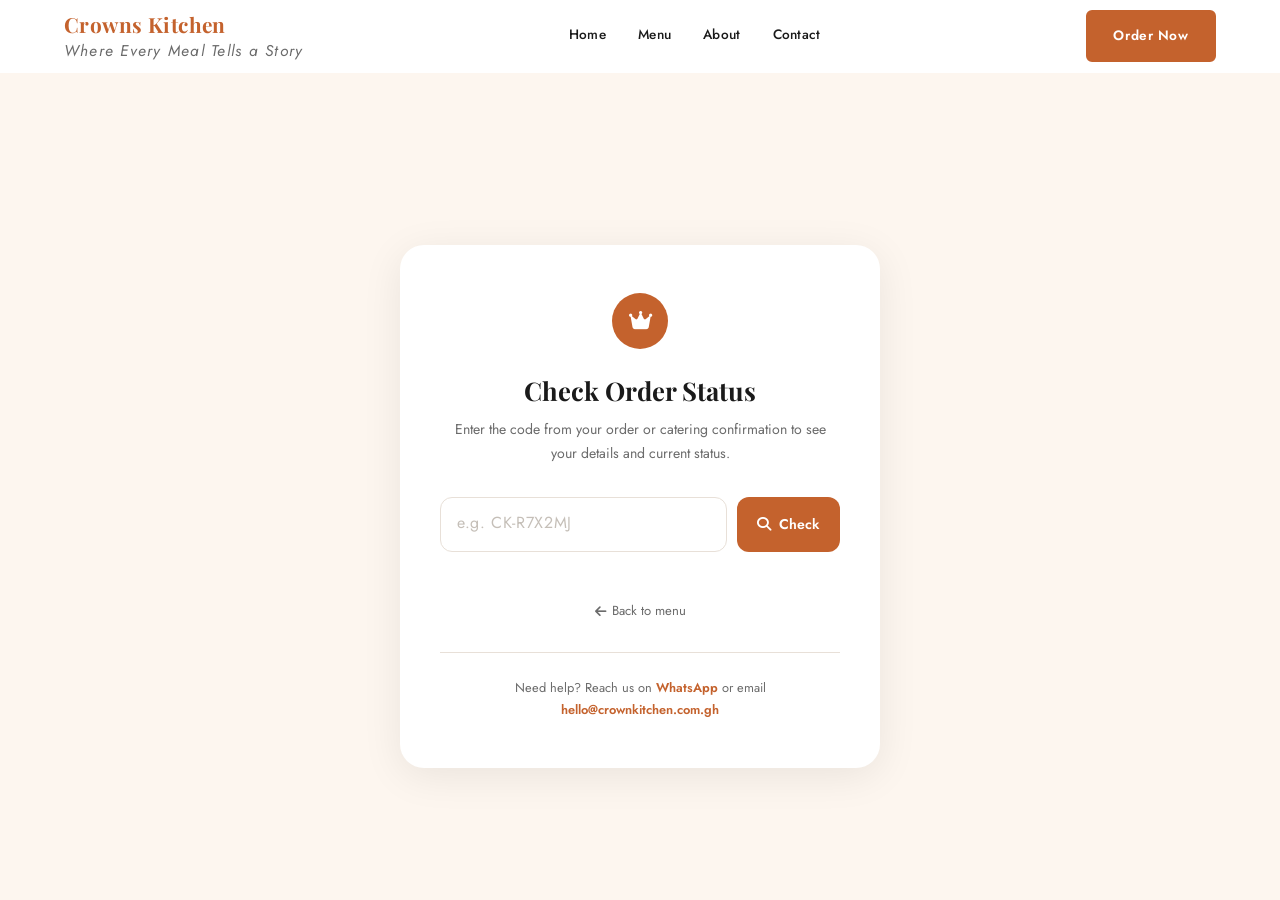
<file: order-status.html>
<!doctype html>
<html lang="en">
  <head>
    <meta charset="UTF-8" />
    <meta name="viewport" content="width=device-width, initial-scale=1.0" />
    <title>Check Order Status — Crowns Kitchen</title>
    <meta
      name="description"
      content="Enter your Crowns Kitchen order code to check your order status."
    />
    <link rel="stylesheet" href="css/style.css" />
    <link
      rel="stylesheet"
      href="https://cdnjs.cloudflare.com/ajax/libs/font-awesome/6.5.0/css/all.min.css"
    />
    <style>
      .status-page {
        min-height: 100vh;
        background: var(--cream);
        display: flex;
        flex-direction: column;
      }

      .status-main {
        flex: 1;
        display: flex;
        align-items: center;
        justify-content: center;
        padding: 100px 1rem 60px;
      }

      .status-card {
        background: var(--white);
        border-radius: 24px;
        padding: 48px 40px;
        width: 100%;
        max-width: 480px;
        box-shadow: 0 8px 40px rgba(0, 0, 0, 0.08);
        text-align: center;
      }

      .status-crown {
        width: 56px;
        height: 56px;
        background: var(--primary);
        border-radius: 50%;
        display: flex;
        align-items: center;
        justify-content: center;
        margin: 0 auto 1.25rem;
        color: white;
        font-size: 1.3rem;
      }

      .status-card h1 {
        font-family: var(--font-display);
        font-size: 1.6rem;
        font-weight: 700;
        color: var(--charcoal);
        margin-bottom: 0.4rem;
      }

      .status-card > p {
        font-size: 0.88rem;
        color: var(--grey);
        line-height: 1.65;
        margin-bottom: 2rem;
      }

      .status-input-group {
        display: flex;
        gap: 10px;
        margin-bottom: 1rem;
      }

      .status-input {
        flex: 1;
        padding: 13px 16px;
        border: 1.5px solid var(--border);
        border-radius: 12px;
        font-family: var(--font-mono, "Courier New", monospace);
        font-size: 1rem;
        font-weight: 600;
        letter-spacing: 0.1em;
        color: var(--charcoal);
        background: var(--white);
        outline: none;
        text-transform: uppercase;
        transition: border-color 0.2s ease;
      }

      .status-input:focus {
        border-color: var(--primary);
      }

      .status-input::placeholder {
        font-weight: 400;
        letter-spacing: 0.04em;
        color: #c5bfb8;
        font-family: var(--font-body);
        text-transform: none;
      }

      .status-btn {
        padding: 13px 20px;
        background: var(--primary);
        color: white;
        border: none;
        border-radius: 12px;
        font-family: var(--font-body);
        font-size: 0.88rem;
        font-weight: 600;
        cursor: pointer;
        display: flex;
        align-items: center;
        gap: 8px;
        white-space: nowrap;
        transition:
          background 0.2s ease,
          transform 0.2s ease;
      }

      .status-btn:hover {
        background: #b0551e;
        transform: translateY(-1px);
      }

      /* Result panel */
      #status-result {
        display: none;
        text-align: left;
        margin-top: 1.5rem;
        border-top: 1px solid var(--border);
        padding-top: 1.5rem;
        animation: fadeSlideUp 0.35s ease;
      }

      @keyframes fadeSlideUp {
        from {
          opacity: 0;
          transform: translateY(8px);
        }
        to {
          opacity: 1;
          transform: translateY(0);
        }
      }

      .result-status-badge {
        display: inline-flex;
        align-items: center;
        gap: 7px;
        padding: 6px 14px;
        border-radius: 20px;
        font-size: 0.75rem;
        font-weight: 700;
        letter-spacing: 0.06em;
        text-transform: uppercase;
        margin-bottom: 1rem;
      }

      .result-status-badge.received {
        background: rgba(196, 98, 45, 0.12);
        color: var(--primary);
      }

      .result-status-badge .dot {
        width: 7px;
        height: 7px;
        border-radius: 50%;
        background: var(--primary);
        animation: pulse 1.4s ease infinite;
      }

      @keyframes pulse {
        0%,
        100% {
          opacity: 1;
          transform: scale(1);
        }
        50% {
          opacity: 0.5;
          transform: scale(0.7);
        }
      }

      .result-heading {
        font-family: var(--font-display);
        font-size: 1.1rem;
        font-weight: 700;
        color: var(--charcoal);
        margin-bottom: 1rem;
      }

      .result-rows {
        display: flex;
        flex-direction: column;
        gap: 0.6rem;
        margin-bottom: 1.25rem;
      }

      .result-row {
        display: flex;
        align-items: flex-start;
        gap: 0.75rem;
        font-size: 0.85rem;
      }

      .result-row-label {
        font-weight: 600;
        color: var(--grey);
        min-width: 110px;
        font-size: 0.78rem;
        text-transform: uppercase;
        letter-spacing: 0.06em;
        padding-top: 1px;
      }

      .result-row-value {
        color: var(--charcoal);
        line-height: 1.5;
      }

      .result-note {
        background: rgba(196, 98, 45, 0.07);
        border-left: 3px solid var(--primary);
        border-radius: 0 8px 8px 0;
        padding: 12px 14px;
        font-size: 0.82rem;
        color: var(--grey);
        line-height: 1.6;
      }

      /* Error state */
      #status-error {
        display: none;
        margin-top: 1rem;
        padding: 14px 16px;
        background: rgba(220, 50, 50, 0.07);
        border: 1px solid rgba(220, 50, 50, 0.2);
        border-radius: 10px;
        font-size: 0.84rem;
        color: #c03030;
        text-align: left;
        line-height: 1.6;
      }

      .status-back {
        margin-top: 2rem;
        display: inline-flex;
        align-items: center;
        gap: 6px;
        font-size: 0.82rem;
        color: var(--grey);
        text-decoration: none;
        transition: color 0.2s ease;
      }

      .status-back:hover {
        color: var(--primary);
      }

      .status-help {
        margin-top: 1.75rem;
        padding-top: 1.5rem;
        border-top: 1px solid var(--border);
        font-size: 0.8rem;
        color: var(--grey);
        line-height: 1.7;
      }

      .status-help a {
        color: var(--primary);
        font-weight: 600;
        text-decoration: none;
      }

      @media (max-width: 520px) {
        .status-card {
          padding: 36px 24px;
        }
        .status-input-group {
          flex-direction: column;
        }
        .status-btn {
          justify-content: center;
        }
      }
    </style>
  </head>
  <body class="status-page">
    <!-- NAVBAR -->
    <header>
      <nav class="navbar">
        <div class="container">
          <div class="navbar-inner">
            <a href="index.html" class="navbar-brand">
              Crowns Kitchen
              <span>Where Every Meal Tells a Story</span>
            </a>
            <div class="navbar-links">
              <a href="index.html">Home</a>
              <a href="menu.html">Menu</a>
              <a href="about.html">About</a>
              <a href="contact.html">Contact</a>
            </div>
            <div class="navbar-right">
              <a href="menu.html" class="btn btn-primary">Order Now</a>
              <button class="hamburger" aria-label="Toggle menu">
                <span></span><span></span><span></span>
              </button>
            </div>
          </div>
        </div>
        <div class="mobile-nav">
          <a href="index.html">Home</a>
          <a href="menu.html">Menu</a>
          <a href="about.html">About</a>
          <a href="contact.html">Contact</a>
          <a href="menu.html" class="btn btn-primary">Order Now</a>
        </div>
      </nav>
    </header>

    <main class="status-main">
      <div class="status-card">
        <div class="status-crown">
          <i class="fas fa-crown"></i>
        </div>

        <h1>Check Order Status</h1>
        <p>
          Enter the code from your order or catering confirmation to see your
          details and current status.
        </p>

        <div class="status-input-group">
          <input
            type="text"
            id="code-input"
            class="status-input"
            placeholder="e.g. CK-R7X2MJ"
            maxlength="9"
            autocomplete="off"
            spellcheck="false"
          />
          <button class="status-btn" id="check-btn">
            <i class="fas fa-search"></i> Check
          </button>
        </div>

        <div id="status-error">
          <strong>Code not found.</strong> Double-check your code and try again.
          If you just placed your order, wait a moment and refresh. <br /><br />
          Can't find your code?
          <a href="https://wa.me/233277786772" target="_blank" rel="noopener"
            >Contact us on WhatsApp</a
          >
          and we'll help you out.
        </div>

        <!-- Result panel — shown after a successful lookup -->
        <div id="status-result">
          <div class="result-status-badge received">
            <span class="dot"></span>
            <span id="result-status-text">Received</span>
          </div>

          <p class="result-heading" id="result-heading">Your Order</p>

          <div class="result-rows" id="result-rows">
            <!-- Populated by JS -->
          </div>

          <div class="result-note" id="result-note">
            We've received your order and our team is on it. We'll contact you
            on the number provided to confirm and arrange delivery or pickup.
          </div>
        </div>

        <a href="menu.html" class="status-back">
          <i class="fas fa-arrow-left"></i> Back to menu
        </a>

        <div class="status-help">
          Need help? Reach us on
          <a href="https://wa.me/233277786772" target="_blank" rel="noopener"
            >WhatsApp</a
          >
          or email
          <a href="mailto:hello@crownkitchen.com.gh"
            >hello@crownkitchen.com.gh</a
          >
        </div>
      </div>
    </main>

    <script src="js/main.js"></script>
    <script>
      const codeInput = document.getElementById("code-input");
      const checkBtn = document.getElementById("check-btn");
      const resultPanel = document.getElementById("status-result");
      const errorPanel = document.getElementById("status-error");
      const resultRows = document.getElementById("result-rows");
      const resultHeading = document.getElementById("result-heading");
      const resultNote = document.getElementById("result-note");

      // Auto-format input: insert hyphen after "CK"
      codeInput.addEventListener("input", () => {
        let val = codeInput.value.toUpperCase().replace(/[^A-Z0-9]/g, "");
        if (val.length > 2) val = val.slice(0, 2) + "-" + val.slice(2, 8);
        codeInput.value = val;
      });

      codeInput.addEventListener("keydown", (e) => {
        if (e.key === "Enter") checkOrder();
      });

      checkBtn.addEventListener("click", checkOrder);

      function checkOrder() {
        const code = codeInput.value.trim().toUpperCase();
        resultPanel.style.display = "none";
        errorPanel.style.display = "none";

        if (!code || code.length < 5) {
          errorPanel.style.display = "block";
          return;
        }

        let orders = {};
        try {
          orders = JSON.parse(localStorage.getItem("ck_orders") || "{}");
        } catch (e) {}

        const record = orders[code];

        if (!record) {
          errorPanel.style.display = "block";
          return;
        }

        // Build result rows
        const isOrder = record.type === "order";
        const isCatering = record.type === "catering";

        resultHeading.textContent = isOrder
          ? "Your Order"
          : "Your Catering Request";

        const rows = [];

        rows.push({ label: "Code", value: code });
        rows.push({ label: "Name", value: record.name });
        rows.push({ label: "Phone", value: record.phone });

        if (isOrder) {
          rows.push({ label: "Item", value: record.item });
          rows.push({ label: "Price", value: record.price });
          rows.push({
            label: "Type",
            value: record.orderType === "delivery" ? "Delivery" : "Pickup",
          });
          if (record.orderType === "delivery" && record.address)
            rows.push({ label: "Deliver to", value: record.address });
          if (record.orderType === "pickup" && record.branch)
            rows.push({
              label: "Pickup branch",
              value:
                record.branch === "accra"
                  ? "Airport Residential, Accra"
                  : "Community 5, Tema",
            });
          if (record.notes) rows.push({ label: "Notes", value: record.notes });
        }

        if (isCatering) {
          if (record.email) rows.push({ label: "Email", value: record.email });
          if (record.eventType)
            rows.push({
              label: "Event type",
              value: capitalise(record.eventType),
            });
          if (record.guests)
            rows.push({ label: "Guests", value: record.guests });
          if (record.date)
            rows.push({ label: "Event date", value: formatDate(record.date) });
          if (record.location)
            rows.push({ label: "Location", value: record.location });
          if (record.notes)
            rows.push({ label: "Preferences", value: record.notes });
        }

        const placed = new Date(record.timestamp);
        rows.push({
          label: "Placed",
          value: placed.toLocaleString("en-GB", {
            dateStyle: "medium",
            timeStyle: "short",
          }),
        });

        resultRows.innerHTML = rows
          .map(
            (r) => `
          <div class="result-row">
            <span class="result-row-label">${r.label}</span>
            <span class="result-row-value">${r.value}</span>
          </div>
        `,
          )
          .join("");

        resultNote.textContent = isOrder
          ? "We've received your order and our team is on it. We'll contact you on the number provided to confirm and arrange " +
            (record.orderType === "delivery" ? "delivery." : "pickup.")
          : "Our catering team has received your request and will reach out within 24 hours to discuss your menu and confirm pricing.";

        resultPanel.style.display = "block";
      }

      function capitalise(str) {
        if (!str) return "";
        return str.charAt(0).toUpperCase() + str.slice(1).replace(/-/g, " / ");
      }

      function formatDate(dateStr) {
        if (!dateStr) return "";
        const d = new Date(dateStr + "T00:00:00");
        return d.toLocaleDateString("en-GB", {
          weekday: "long",
          year: "numeric",
          month: "long",
          day: "numeric",
        });
      }

      // Pre-fill code if passed in URL param: order-status.html?code=CK-XXXXXX
      const params = new URLSearchParams(window.location.search);
      const preCode = params.get("code");
      if (preCode) {
        codeInput.value = preCode.toUpperCase();
        setTimeout(checkOrder, 300);
      }
    </script>
  </body>
</html>
</file>
<file: css/style.css>
@import url('https://fonts.googleapis.com/css2?family=Playfair+Display:ital,wght@0,400;0,500;0,600;0,700;1,400;1,500&family=Jost:wght@300;400;500;600&display=swap');
@import url('home.css');
@import url('menu.css');
@import url('about.css');
@import url('contact.css');

:root {
  --primary: #C4622D;
  --primary-dark: #9C4A1E;
  --primary-light: #F0A07A;
  --cream: #FDF6EF;
  --white: #FFFFFF;
  --charcoal: #1A1A1A;
  --grey: #6B6B6B;
  --light-grey: #F5F5F5;
  --border: #E8E0D8;
  --font-display: 'Playfair Display', serif;
  --font-body: 'Jost', sans-serif;
  --radius: 12px;
  --radius-sm: 6px;
  --shadow: 0 2px 16px rgba(196, 98, 45, 0.08);
  --shadow-md: 0 4px 24px rgba(196, 98, 45, 0.12);
  --transition: all 0.3s ease;
  --max-width: 1200px;
}

*, *::before, *::after { margin: 0; padding: 0; box-sizing: border-box; }
html { scroll-behavior: smooth; }

body {
  font-family: var(--font-body);
  font-size: 16px;
  color: var(--charcoal);
  background: var(--white);
  line-height: 1.7;
  overflow-x: hidden;
}

img { display: block; max-width: 100%; height: auto; }
a { text-decoration: none; color: inherit; }
button, input, select, textarea { font: inherit; }
ul { list-style: none; }

.container {
  max-width: var(--max-width);
  margin: 0 auto;
  padding: 0 24px;
}

.section-pad { padding: 80px 0; }
.section-pad-sm { padding: 48px 0; }

.eyebrow {
  display: inline-block;
  font-family: var(--font-body);
  font-size: 0.72rem;
  font-weight: 600;
  letter-spacing: 0.18em;
  text-transform: uppercase;
  color: var(--primary);
  margin-bottom: 0.75rem;
}

.section-heading {
  font-family: var(--font-display);
  font-size: clamp(1.8rem, 3vw, 2.6rem);
  font-weight: 600;
  line-height: 1.25;
  color: var(--charcoal);
  margin-bottom: 1rem;
}

.section-sub {
  font-size: 1rem;
  color: var(--grey);
  max-width: 520px;
  line-height: 1.75;
}

.btn {
  display: inline-flex;
  align-items: center;
  gap: 0.4rem;
  padding: 0.75rem 1.6rem;
  border-radius: var(--radius-sm);
  font-size: 0.85rem;
  font-weight: 600;
  letter-spacing: 0.04em;
  cursor: pointer;
  transition: var(--transition);
  border: 2px solid transparent;
  white-space: nowrap;
}

.btn-primary {
  background: var(--primary);
  color: var(--white);
  border-color: var(--primary);
}
.btn-primary:hover { background: var(--primary-dark); border-color: var(--primary-dark); transform: translateY(-1px); }

.btn-outline {
  background: transparent;
  color: var(--primary);
  border-color: var(--primary);
}
.btn-outline:hover { background: var(--primary); color: var(--white); transform: translateY(-1px); }

.btn-white {
  background: var(--white);
  color: var(--primary);
  border-color: var(--white);
}
.btn-white:hover { background: transparent; color: var(--white); border-color: var(--white); }

.img-placeholder {
  background: linear-gradient(135deg, #f5e6d8 0%, #eedcc8 100%);
  display: flex;
  align-items: center;
  justify-content: center;
  color: #b08060;
  font-size: 0.8rem;
  font-weight: 500;
  letter-spacing: 0.05em;
  text-align: center;
  border-radius: var(--radius);
  position: relative;
  overflow: hidden;
}

.img-placeholder::before {
  content: '';
  position: absolute;
  inset: 0;
  background: repeating-linear-gradient(45deg, transparent, transparent 20px, rgba(196,98,45,0.04) 20px, rgba(196,98,45,0.04) 21px);
}

.img-placeholder span { position: relative; z-index: 1; padding: 1rem; }

.badge {
  display: inline-block;
  padding: 0.2rem 0.6rem;
  border-radius: 20px;
  font-size: 0.68rem;
  font-weight: 600;
  letter-spacing: 0.1em;
  text-transform: uppercase;
}

.badge-primary { background: rgba(196,98,45,0.12); color: var(--primary); }
.badge-grey { background: rgba(107,107,107,0.1); color: var(--grey); }

/* ── NAVBAR ── */
.navbar {
  position: sticky;
  top: 0;
  z-index: 1000;
  background: rgba(255,255,255,0.95);
  backdrop-filter: blur(8px);
  -webkit-backdrop-filter: blur(8px);
  border-bottom: 1px solid transparent;
  transition: var(--transition);
}

.navbar.scrolled {
  border-bottom-color: var(--border);
  box-shadow: 0 2px 20px rgba(0,0,0,0.06);
}

.navbar-inner {
  display: flex;
  align-items: center;
  justify-content: space-between;
  height: 72px;
  gap: 2rem;
}

.navbar-brand {
  font-family: var(--font-display);
  font-size: 1.3rem;
  font-weight: 700;
  color: var(--primary);
  letter-spacing: 0.02em;
  flex-shrink: 0;
}

.navbar-brand span {
  font-weight: 400;
  font-style: italic;
  font-size: 0.75em;
  color: var(--grey);
  display: block;
  letter-spacing: 0.08em;
  margin-top: -4px;
  font-family: var(--font-body);
}

.navbar-links {
  display: flex;
  align-items: center;
  gap: 2rem;
}

.navbar-links a {
  font-size: 0.85rem;
  font-weight: 500;
  color: var(--charcoal);
  letter-spacing: 0.02em;
  position: relative;
  padding-bottom: 2px;
  transition: color 0.2s;
}

.navbar-links a::after {
  content: '';
  position: absolute;
  left: 0; bottom: -2px;
  width: 0; height: 2px;
  background: var(--primary);
  transition: width 0.25s ease;
}

.navbar-links a:hover, .navbar-links a.active { color: var(--primary); }
.navbar-links a:hover::after, .navbar-links a.active::after { width: 100%; }

.navbar-right {
  display: flex;
  align-items: center;
  gap: 1rem;
}

.hamburger {
  display: none;
  flex-direction: column;
  gap: 5px;
  cursor: pointer;
  padding: 4px;
  background: none;
  border: none;
}

.hamburger span {
  display: block;
  width: 22px;
  height: 2px;
  background: var(--charcoal);
  border-radius: 2px;
  transition: var(--transition);
}

.hamburger.active span:nth-child(1) { transform: rotate(45deg) translate(5px, 5px); }
.hamburger.active span:nth-child(2) { opacity: 0; }
.hamburger.active span:nth-child(3) { transform: rotate(-45deg) translate(5px, -5px); }

.mobile-nav {
  display: none;
  flex-direction: column;
  padding: 1rem 24px 1.5rem;
  border-top: 1px solid var(--border);
  gap: 0.25rem;
}

.mobile-nav.open { display: flex; }

.mobile-nav a {
  padding: 0.65rem 0;
  font-size: 0.95rem;
  font-weight: 500;
  color: var(--charcoal);
  border-bottom: 1px solid var(--border);
  transition: color 0.2s;
}

.mobile-nav a:hover, .mobile-nav a.active { color: var(--primary); }
.mobile-nav a:last-child { border-bottom: none; }
.mobile-nav .btn { margin-top: 0.5rem; width: fit-content; }

/* ── FOOTER ── */
footer {
  background: var(--charcoal);
  color: rgba(255,255,255,0.75);
  padding: 64px 0 0;
}

.footer-grid {
  display: grid;
  grid-template-columns: 1.4fr 1fr 1fr;
  gap: 3rem;
  padding-bottom: 48px;
  border-bottom: 1px solid rgba(255,255,255,0.1);
}

.footer-brand-name {
  font-family: var(--font-display);
  font-size: 1.4rem;
  font-weight: 700;
  color: var(--white);
  margin-bottom: 0.5rem;
}

.footer-tagline {
  font-style: italic;
  font-size: 0.85rem;
  color: var(--primary-light);
  margin-bottom: 1rem;
}

.footer-desc {
  font-size: 0.85rem;
  line-height: 1.7;
  margin-bottom: 1.5rem;
  max-width: 280px;
}

.footer-socials {
  display: flex;
  gap: 0.75rem;
}

.footer-socials a {
  width: 36px;
  height: 36px;
  border-radius: 50%;
  background: rgba(196,98,45,0.2);
  color: var(--primary-light);
  display: flex;
  align-items: center;
  justify-content: center;
  font-size: 0.85rem;
  transition: var(--transition);
}

.footer-socials a:hover { background: var(--primary); color: var(--white); }

.footer-col h4 {
  font-family: var(--font-body);
  font-size: 0.72rem;
  font-weight: 600;
  letter-spacing: 0.14em;
  text-transform: uppercase;
  color: var(--white);
  margin-bottom: 1.25rem;
}

.footer-col a, .footer-col p {
  display: block;
  font-size: 0.875rem;
  color: rgba(255,255,255,0.6);
  margin-bottom: 0.6rem;
  transition: color 0.2s;
}

.footer-col a:hover { color: var(--primary-light); }

.footer-col .hours-row {
  display: flex;
  justify-content: space-between;
  font-size: 0.82rem;
  margin-bottom: 0.4rem;
  color: rgba(255,255,255,0.55);
}

.footer-bottom {
  display: flex;
  align-items: center;
  justify-content: space-between;
  padding: 1.25rem 0;
  flex-wrap: wrap;
  gap: 0.5rem;
}

.footer-bottom p {
  font-size: 0.78rem;
  color: rgba(255,255,255,0.4);
}

.footer-locations {
  font-size: 0.78rem;
  color: rgba(255,255,255,0.4);
}

.footer-locations span {
  color: var(--primary-light);
}

/* ── WHATSAPP FLOAT ── */
.whatsapp-float {
  position: fixed;
  bottom: 28px;
  right: 28px;
  z-index: 9999;
  width: 56px;
  height: 56px;
  border-radius: 50%;
  background: #25D366;
  color: white;
  display: flex;
  align-items: center;
  justify-content: center;
  font-size: 1.4rem;
  box-shadow: 0 4px 20px rgba(37,211,102,0.4);
  transition: var(--transition);
  animation: wa-pulse 2.5s ease-in-out infinite;
}

.whatsapp-float:hover {
  transform: scale(1.1);
  box-shadow: 0 6px 28px rgba(37,211,102,0.55);
}

@keyframes wa-pulse {
  0%, 100% { box-shadow: 0 4px 20px rgba(37,211,102,0.4); }
  50% { box-shadow: 0 4px 32px rgba(37,211,102,0.7), 0 0 0 8px rgba(37,211,102,0.1); }
}

/* ── TOAST ── */
.toast {
  position: fixed;
  bottom: 28px;
  left: 50%;
  transform: translateX(-50%) translateY(20px);
  background: var(--charcoal);
  color: var(--white);
  padding: 0.85rem 1.75rem;
  border-radius: var(--radius-sm);
  font-size: 0.88rem;
  font-weight: 500;
  z-index: 10000;
  opacity: 0;
  transition: all 0.35s ease;
  border-left: 3px solid var(--primary);
  white-space: nowrap;
  pointer-events: none;
}

.toast.show {
  opacity: 1;
  transform: translateX(-50%) translateY(0);
}

/* ── MEDIA QUERIES ── */
@media (max-width: 768px) {
  .section-pad { padding: 56px 0; }
  .section-pad-sm { padding: 36px 0; }
  .navbar-links, .navbar-right .btn { display: none; }
  .hamburger { display: flex; }
  .footer-grid { grid-template-columns: 1fr; gap: 2rem; }
  .footer-bottom { flex-direction: column; text-align: center; }
}

@media (max-width: 480px) {
  .section-pad { padding: 40px 0; }
  .container { padding: 0 16px; }
}
</file>
<file: css/order.css>
/* ── ORDER MODAL ── */

.ck-order-overlay {
  position: fixed;
  inset: 0;
  background: rgba(0, 0, 0, 0.6);
  backdrop-filter: blur(4px);
  z-index: 900;
  opacity: 0;
  pointer-events: none;
  transition: opacity 0.3s ease;
}

.ck-order-modal {
  position: fixed;
  bottom: -100%;
  left: 50%;
  transform: translateX(-50%);
  width: 100%;
  max-width: 560px;
  background: var(--white);
  border-radius: 24px 24px 0 0;
  z-index: 901;
  transition: bottom 0.4s cubic-bezier(0.4, 0, 0.2, 1);
  max-height: 92vh;
  overflow-y: auto;
}

/* open states */
.ck-order-modal.ck-modal-open {
  bottom: 0;
}

.ck-order-modal.ck-modal-open ~ .ck-order-overlay,
.ck-order-overlay:has(~ .ck-order-modal.ck-modal-open) {
  opacity: 1;
  pointer-events: all;
}

/* JS handles overlay opacity since sibling selector support varies */
.ck-overlay-active {
  opacity: 1 !important;
  pointer-events: all !important;
}

.ck-modal-inner {
  padding: 28px 28px 40px;
  position: relative;
}

.ck-modal-close {
  position: absolute;
  top: 20px;
  right: 20px;
  width: 36px;
  height: 36px;
  border-radius: 50%;
  border: 1px solid var(--border);
  background: transparent;
  display: flex;
  align-items: center;
  justify-content: center;
  cursor: pointer;
  color: var(--grey);
  font-size: 0.85rem;
  transition: var(--transition);
}

.ck-modal-close:hover {
  background: var(--cream);
  color: var(--charcoal);
}

.ck-modal-item-summary {
  padding-right: 40px;
  margin-bottom: 20px;
}

.ck-modal-eyebrow {
  display: block;
  font-size: 0.62rem;
  font-weight: 700;
  letter-spacing: 0.2em;
  text-transform: uppercase;
  color: var(--primary);
  margin-bottom: 6px;
}

.ck-modal-item-name {
  font-family: var(--font-display);
  font-size: 1.4rem;
  font-weight: 600;
  color: var(--charcoal);
  margin-bottom: 4px;
  line-height: 1.2;
}

.ck-modal-item-price {
  font-size: 1rem;
  font-weight: 700;
  color: var(--primary);
}

.ck-modal-divider {
  height: 1px;
  background: var(--border);
  margin-bottom: 20px;
}

/* delivery / pickup toggle */
.ck-type-toggle {
  display: grid;
  grid-template-columns: 1fr 1fr;
  gap: 8px;
  margin-bottom: 24px;
  background: var(--cream);
  border-radius: 12px;
  padding: 4px;
}

.ck-type-btn {
  padding: 10px;
  border-radius: 10px;
  border: none;
  background: transparent;
  font-size: 0.82rem;
  font-weight: 600;
  color: var(--grey);
  cursor: pointer;
  display: flex;
  align-items: center;
  justify-content: center;
  gap: 7px;
  transition: var(--transition);
}

.ck-type-btn.ck-type-active {
  background: var(--white);
  color: var(--charcoal);
  box-shadow: 0 2px 8px rgba(0, 0, 0, 0.08);
}

.ck-type-btn i {
  font-size: 0.8rem;
}

/* form */
.ck-order-form {
  display: flex;
  flex-direction: column;
  gap: 16px;
}

.ck-form-row {
  display: grid;
  grid-template-columns: 1fr 1fr;
  gap: 12px;
}

.ck-conditional-fields {
  flex-direction: column;
  gap: 12px;
}

.ck-field {
  display: flex;
  flex-direction: column;
  gap: 6px;
}

.ck-field-full {
  width: 100%;
}

.ck-label {
  font-size: 0.7rem;
  font-weight: 600;
  letter-spacing: 0.08em;
  text-transform: uppercase;
  color: var(--grey);
}

.ck-optional {
  font-weight: 400;
  text-transform: none;
  letter-spacing: 0;
  color: rgba(var(--grey), 0.6);
}

.ck-input {
  padding: 11px 14px;
  border: 1.5px solid var(--border);
  border-radius: 10px;
  font-family: var(--font-body);
  font-size: 0.88rem;
  color: var(--charcoal);
  background: var(--white);
  outline: none;
  transition: border-color 0.2s ease;
  width: 100%;
}

.ck-input:focus {
  border-color: var(--primary);
}

.ck-input::placeholder {
  color: #c5bfb8;
}

.ck-select {
  appearance: none;
  cursor: pointer;
}

.ck-textarea {
  resize: none;
  line-height: 1.6;
}

/* submit */
.ck-order-submit {
  width: 100%;
  padding: 15px;
  background: #25d366;
  color: #fff;
  border: none;
  border-radius: 12px;
  font-family: var(--font-body);
  font-size: 0.88rem;
  font-weight: 600;
  cursor: pointer;
  display: flex;
  align-items: center;
  justify-content: center;
  gap: 10px;
  transition:
    background 0.2s ease,
    transform 0.2s ease;
  margin-top: 4px;
}

.ck-order-submit i {
  font-size: 1.1rem;
}

.ck-order-submit:hover {
  background: #1ebe5a;
  transform: translateY(-1px);
}

.ck-modal-note {
  font-size: 0.72rem;
  color: var(--grey);
  text-align: center;
  line-height: 1.6;
}

@media (max-width: 480px) {
  .ck-form-row {
    grid-template-columns: 1fr;
  }
  .ck-modal-inner {
    padding: 24px 20px 36px;
  }
}

/* ── ORDER MODAL (existing styles — append these to order.css) ── */

/* Confirmation / code display */
.ck-code-box {
  background: var(--cream);
  border: 1.5px dashed rgba(196, 98, 45, 0.35);
  border-radius: 14px;
  padding: 1.25rem 1.5rem;
  text-align: center;
  margin: 0 auto;
  max-width: 320px;
}

.ck-code-label {
  font-size: 0.68rem;
  font-weight: 700;
  letter-spacing: 0.14em;
  text-transform: uppercase;
  color: var(--grey);
  margin-bottom: 0.5rem;
}

.ck-code-display {
  font-family: var(--font-mono, "Courier New", monospace);
  font-size: 1.75rem;
  font-weight: 700;
  color: var(--primary);
  letter-spacing: 0.18em;
  margin-bottom: 0.85rem;
  user-select: all;
}

.ck-copy-btn {
  display: inline-flex;
  align-items: center;
  gap: 6px;
  padding: 0.5rem 1.2rem;
  border: 1.5px solid var(--primary-light);
  border-radius: 8px;
  background: transparent;
  color: var(--primary);
  font-size: 0.78rem;
  font-weight: 600;
  cursor: pointer;
  transition: var(--transition);
}

.ck-copy-btn:hover {
  background: var(--primary);
  border-color: var(--primary);
  color: var(--white);
}

/* Catering submit button override */
#ck-catering-form .ck-order-submit {
  background: var(--primary);
}

#ck-catering-form .ck-order-submit:hover {
  background: var(--primary-dark, #a84e1f);
}

/* ── APPEND TO order.css ── */

/* Code display box (confirmation modal) */
.ck-code-box {
  background: var(--cream);
  border: 1.5px dashed rgba(196, 98, 45, 0.35);
  border-radius: 14px;
  padding: 1.25rem 1.5rem;
  text-align: center;
  margin: 0 auto;
  max-width: 320px;
}

.ck-code-label {
  font-size: 0.68rem;
  font-weight: 700;
  letter-spacing: 0.14em;
  text-transform: uppercase;
  color: var(--grey);
  margin-bottom: 0.5rem;
}

.ck-code-display {
  font-family: var(--font-mono, "Courier New", monospace);
  font-size: 1.75rem;
  font-weight: 700;
  color: var(--primary);
  letter-spacing: 0.18em;
  margin-bottom: 0.85rem;
  user-select: all;
}

.ck-copy-btn {
  display: inline-flex;
  align-items: center;
  gap: 6px;
  padding: 0.5rem 1.2rem;
  border: 1.5px solid var(--primary-light);
  border-radius: 8px;
  background: transparent;
  color: var(--primary);
  font-size: 0.78rem;
  font-weight: 600;
  cursor: pointer;
  transition: var(--transition);
}

.ck-copy-btn:hover {
  background: var(--primary);
  border-color: var(--primary);
  color: var(--white);
}

/* "Check order status" link below the code box */
.ck-check-status-link {
  display: inline-flex;
  align-items: center;
  gap: 7px;
  margin-top: 1.25rem;
  font-size: 0.82rem;
  font-weight: 600;
  color: var(--charcoal);
  text-decoration: none;
  border-bottom: 1.5px solid var(--border);
  padding-bottom: 2px;
  transition:
    color 0.2s ease,
    border-color 0.2s ease;
}

.ck-check-status-link:hover {
  color: var(--primary);
  border-color: var(--primary);
}

/* Catering submit override */
#ck-catering-form .ck-order-submit {
  background: var(--primary);
}

#ck-catering-form .ck-order-submit:hover {
  background: #b0551e;
}
</file>
